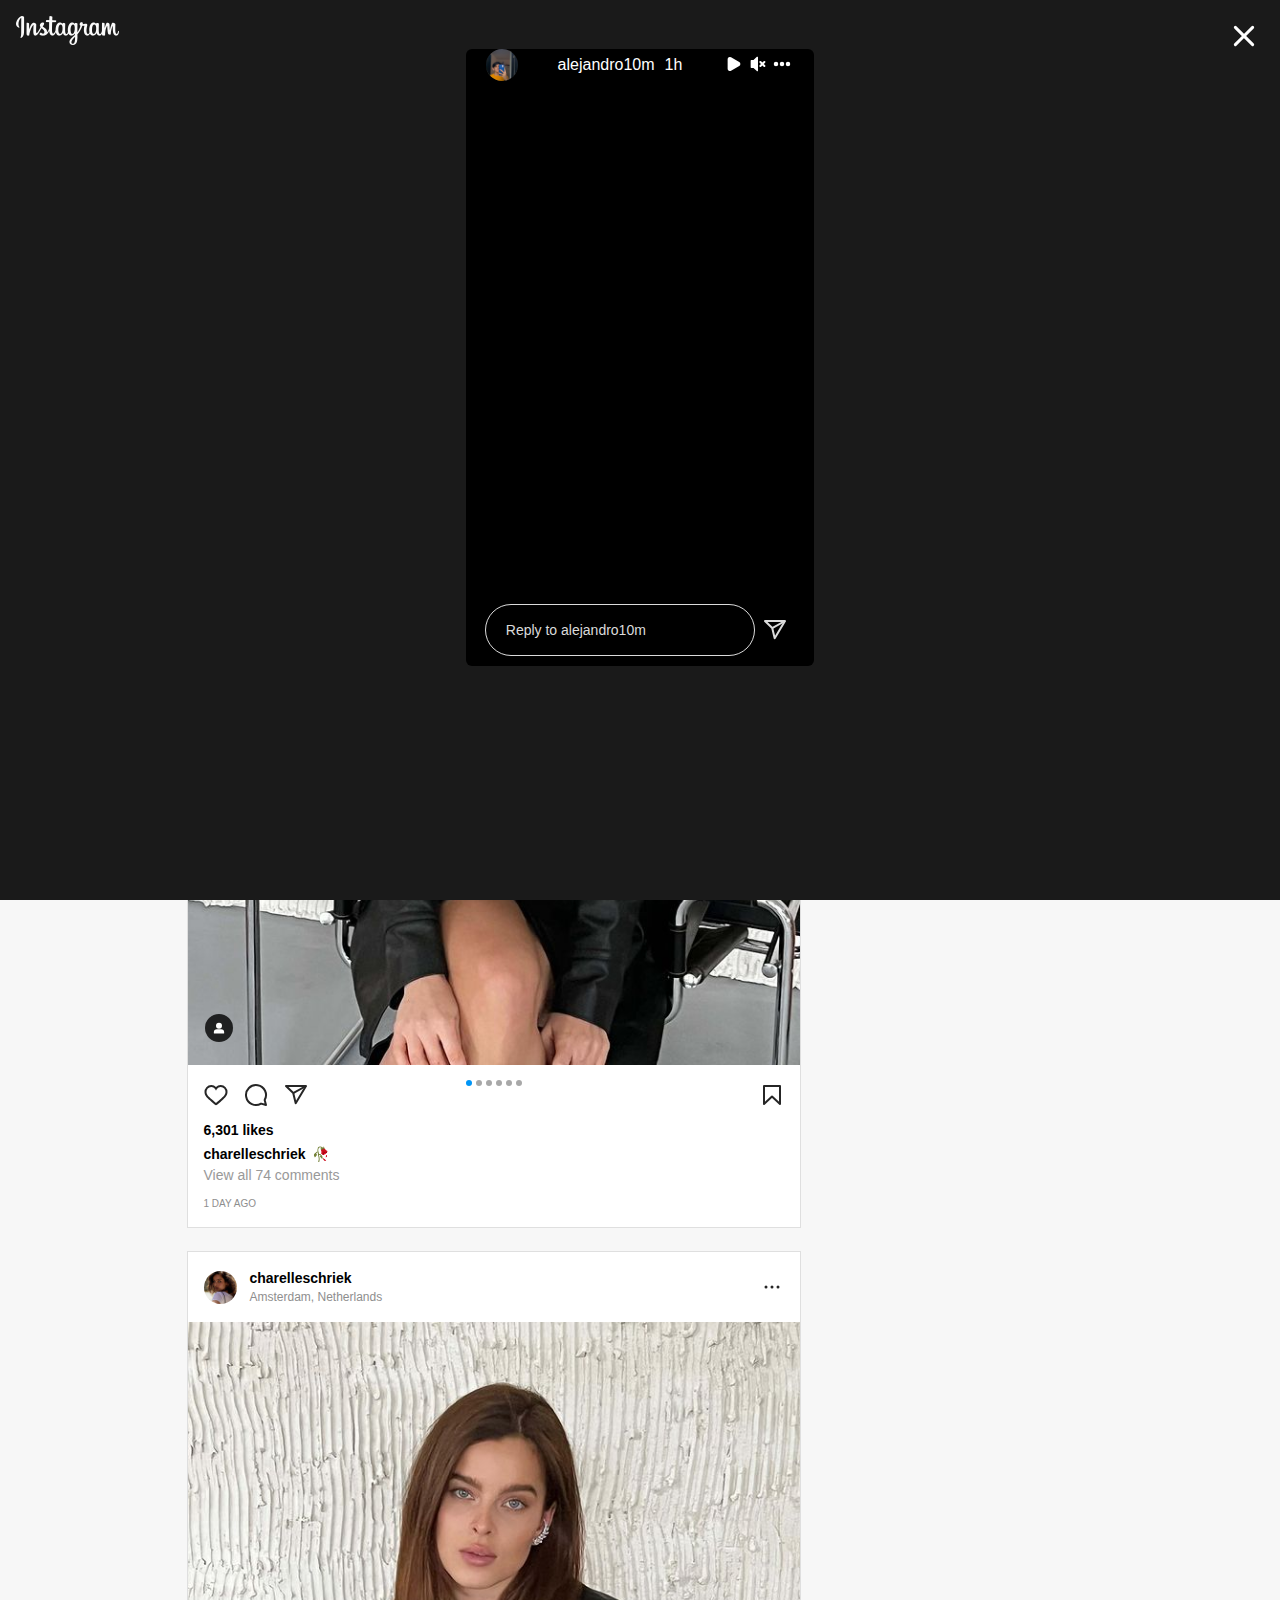
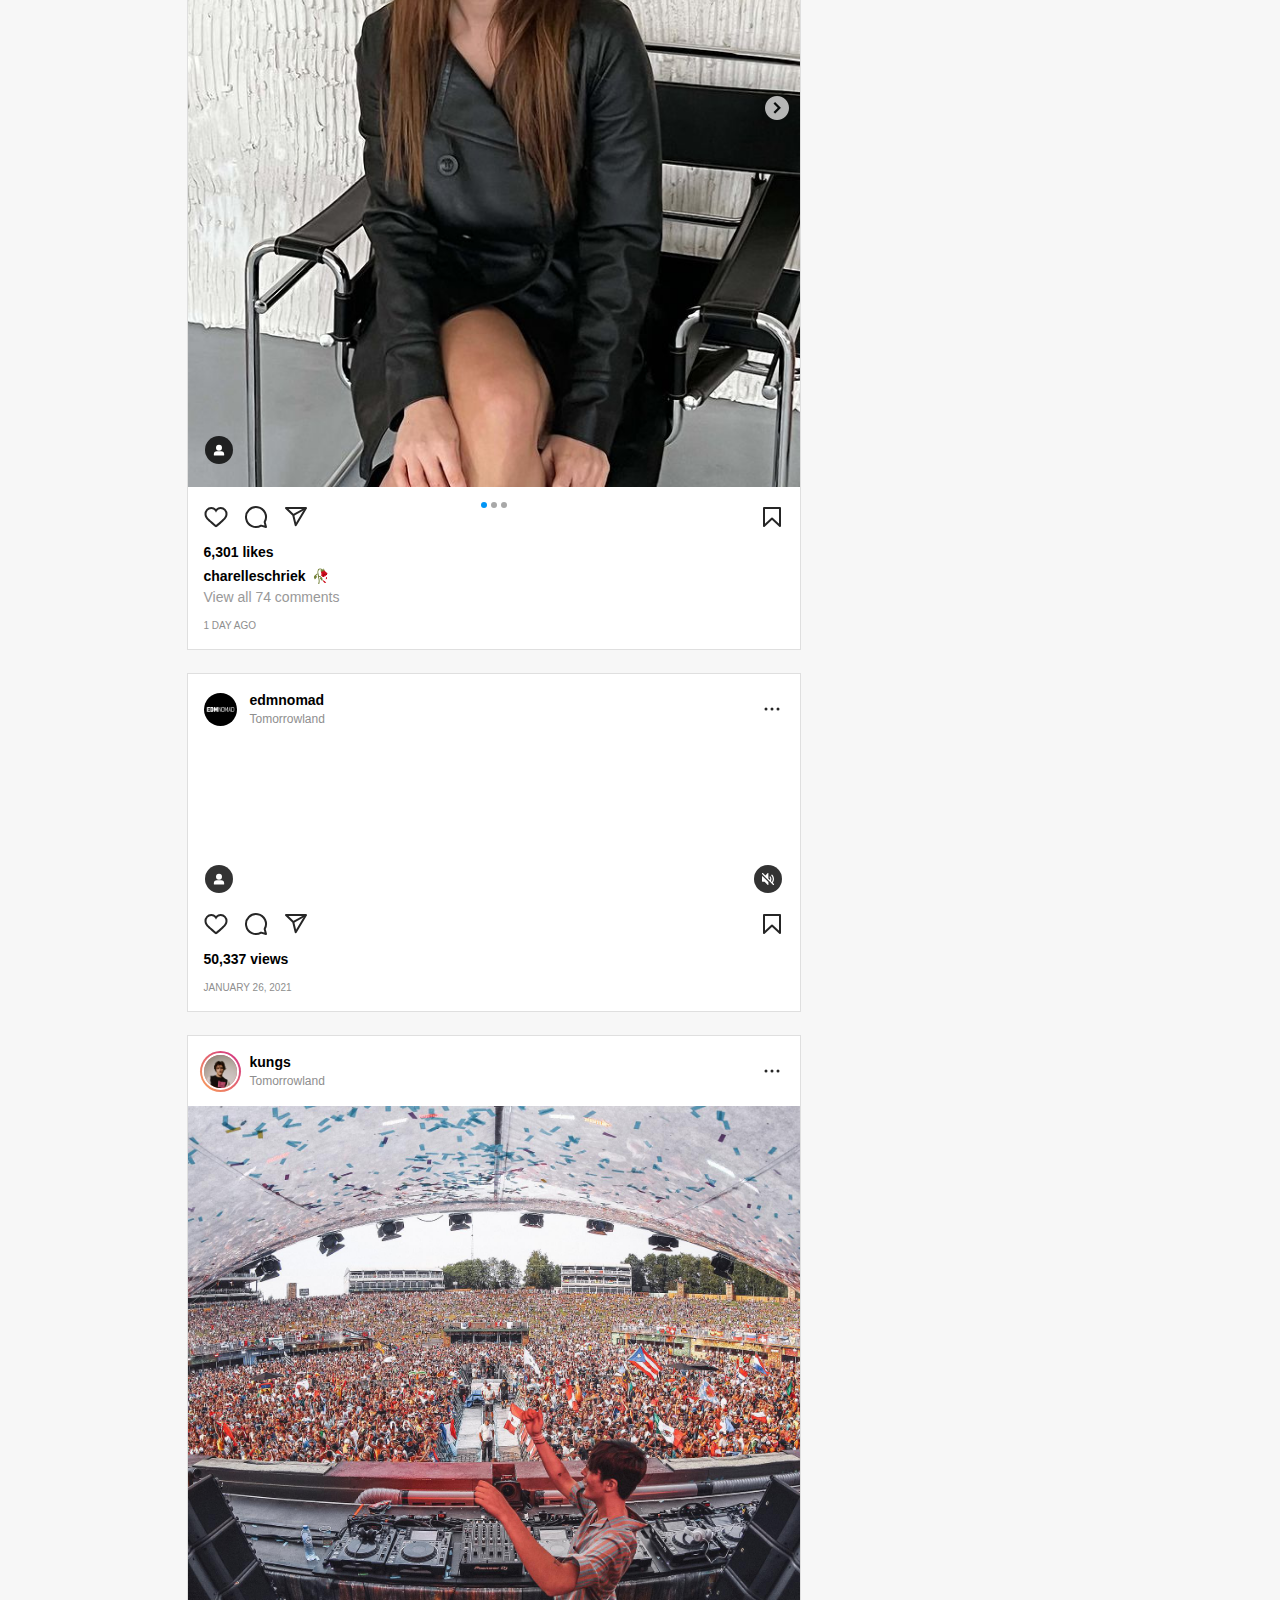
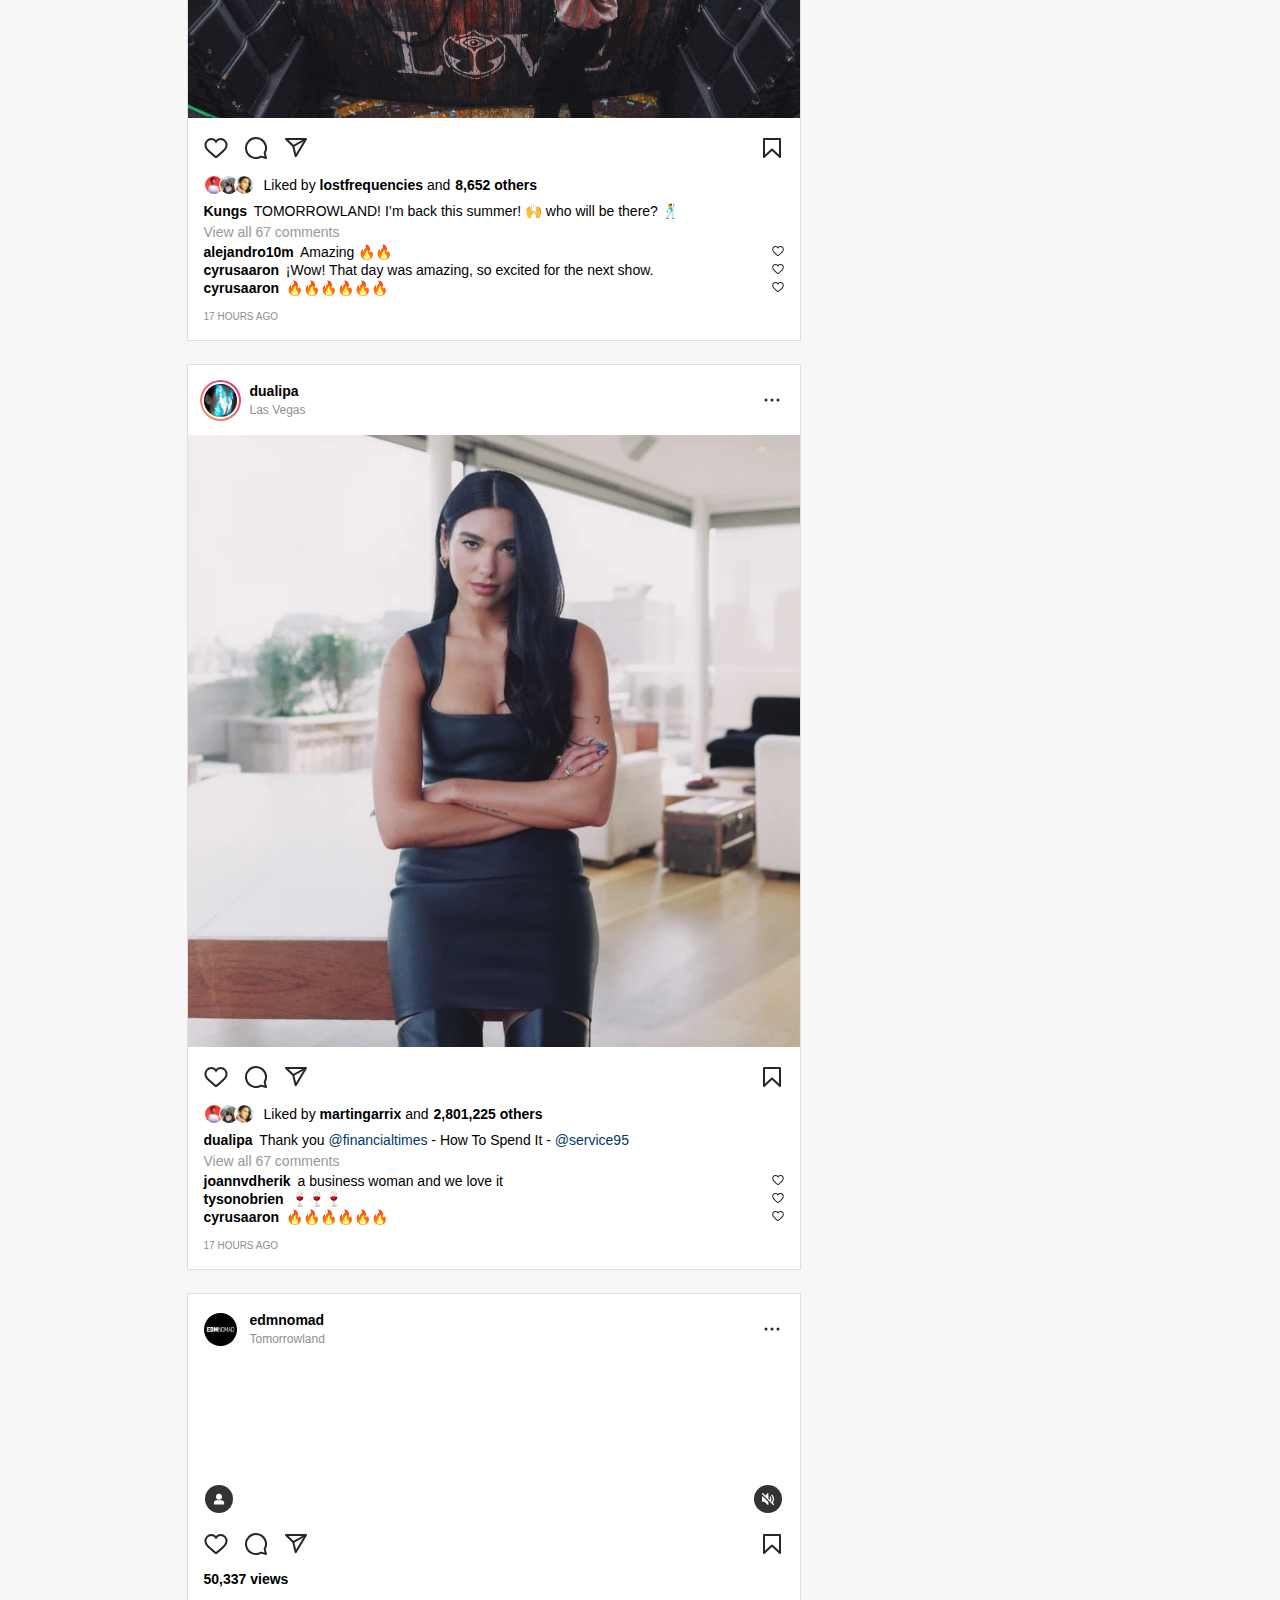
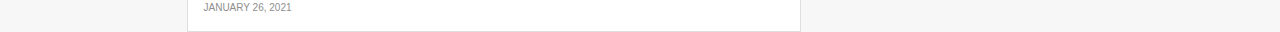
<file: index.html>
<!DOCTYPE html>
<html lang="en">
<head>
    <meta charset="UTF-8">
    <meta http-equiv="X-UA-Compatible" content="IE=edge">
    <meta name="viewport" content="width=device-width, initial-scale=1.0">
    <title>Instagram</title>

    <link rel="stylesheet" href="./src/css/main.css">
    <link rel="shortcut icon" href="./src/assets/icon/instagram-headerpage-icon.png">
</head>
<body>
    <div class="users-histories">
        <div class="users-histories__header">
            <a href="#">
                <img class="histories__header__logo" src="./src/assets/icon/Instagram-logo-white.png" alt="Instagram logo">
            </a>
            <button id="btnCloseUsersHistories" class="histories__header__button">
                <svg aria-label="Close" class="_8-yf5 " color="#ffffff" fill="#ffffff" height="24" role="img" viewBox="0 0 24 24" width="24"><polyline fill="none" points="20.643 3.357 12 12 3.353 20.647" stroke="currentColor" stroke-linecap="round" stroke-linejoin="round" stroke-width="3"></polyline><line fill="none" stroke="currentColor" stroke-linecap="round" stroke-linejoin="round" stroke-width="3" x1="20.649" x2="3.354" y1="20.649" y2="3.354"></line></svg>
            </button>
        </div>
        <div class="users-histories__container">
            <div class="user-histories">
                <div class="user-histories__header">
                    <img class="user-histories__header__profile-picture" src="./src/assets/img/alejandro10m_profile_picture.jpg" alt="alejandro10m's profile picture">
                    <p class="user-histories__header__user">
                        <span class="user-histories__header__user__name">alejandro10m</span> 
                        <time class="user-histories__header__user__time">1h</time>
                    </p>
                    <div class="user-histories__header__buttons">
                        <button class="btnPlayHistorie">
                            <svg aria-label="Play" class="_8-yf5 " color="#ffffff" fill="#ffffff" height="16" role="img" viewBox="0 0 24 24" width="16"><path d="M5.888 22.5a3.46 3.46 0 01-1.721-.46l-.003-.002a3.451 3.451 0 01-1.72-2.982V4.943a3.445 3.445 0 015.163-2.987l12.226 7.059a3.444 3.444 0 01-.001 5.967l-12.22 7.056a3.462 3.462 0 01-1.724.462z"></path></svg>
                        </button>
                        <button class="btnMuteHistorie">
                            <svg aria-label="Video has no audio." class="_8-yf5 " color="#ffffff" fill="#ffffff" height="16" role="img" viewBox="0 0 24 24" width="16"><path d="M11.403 1.083a1.001 1.001 0 00-1.082.187L5.265 6H2a1 1 0 00-1 1v10.003a1 1 0 001 1h3.265l5.01 4.682.02.021a1 1 0 001.704-.814L12.005 2a1 1 0 00-.602-.917zM20.704 12l1.94-1.94a1.5 1.5 0 00-2.122-2.12l-1.939 1.939-1.94-1.94a1.5 1.5 0 10-2.12 2.122L16.461 12l-1.94 1.94a1.5 1.5 0 102.122 2.12l1.939-1.939 1.94 1.94a1.5 1.5 0 002.12-2.122z"></path></svg>
                        </button>
                        <button class="btnOptionsHistorie">
                            <svg aria-label="Menu" class="_8-yf5 " color="#ffffff" fill="#ffffff" height="24" role="img" viewBox="0 0 24 24" width="24"><path d="M12 9.75A2.25 2.25 0 1014.25 12 2.25 2.25 0 0012 9.75zm-6 0A2.25 2.25 0 108.25 12 2.25 2.25 0 006 9.75zm12 0A2.25 2.25 0 1020.25 12 2.25 2.25 0 0018 9.75z" fill-rule="evenodd"></path></svg>
                        </button>
                    </div>
                </div>
                <div class="user-histories__main">
                    
                </div>
                <div class="user-histories__footer">
                    <form class="user-histories__footer__reply" action="">
                        <textarea class="user-histories__footer__reply__area" name="" id="" placeholder="Reply to alejandro10m"></textarea>
                    </form>
                    <svg aria-label="Direct" class="user-histories__footer__direct-message-icon" color="#dbdbdb" fill="#dbdbdb" height="24" role="img" viewBox="0 0 24 24" width="24"><line fill="none" stroke="currentColor" stroke-linejoin="round" stroke-width="2" x1="22" x2="9.218" y1="3" y2="10.083"></line><polygon fill="none" points="11.698 20.334 22 3.001 2 3.001 9.218 10.084 11.698 20.334" stroke="currentColor" stroke-linejoin="round" stroke-width="2"></polygon></svg>
                </div>
            </div>
        </div>
    </div>
    <div class="menu-user no-display no-select">
        <div class="menu-user__tooltip">
            <div class="menu-user__tooltip-arrow"></div>
            <div class="menu-user__tooltip-box"></div>
        </div>
        <div class="menu-user__content">
            <nav class="menu-user__content__nav">
                <ul class="menu-user__content__nav__ul">
                    <li class="menu-user__content__nav__ul__item">
                        <a href="/src/pages/user-profile.html" class="menu-user__content__nav__ul__item__anchor">
                            <svg aria-label="Profile" class="_8-yf5 " color="#262626" fill="#262626" height="16" role="img" viewBox="0 0 24 24" width="16"><circle cx="12.004" cy="12.004" fill="none" r="10.5" stroke="currentColor" stroke-linecap="round" stroke-miterlimit="10" stroke-width="2"></circle><path d="M18.793 20.014a6.08 6.08 0 00-1.778-2.447 3.991 3.991 0 00-2.386-.791H9.38a3.994 3.994 0 00-2.386.791 6.09 6.09 0 00-1.779 2.447" fill="none" stroke="currentColor" stroke-linecap="round" stroke-miterlimit="10" stroke-width="2"></path><circle cx="12.006" cy="9.718" fill="none" r="4.109" stroke="currentColor" stroke-linecap="round" stroke-miterlimit="10" stroke-width="2"></circle></svg>
                            <p class="menu-user__content__nav__ul__item__title">Profile</p>
                        </a>
                    </li>
                    <li class="menu-user__content__nav__ul__item">
                        <svg aria-label="Saved" class="_8-yf5 " color="#262626" fill="#262626" height="16" role="img" viewBox="0 0 24 24" width="16"><polygon fill="none" points="20 21 12 13.44 4 21 4 3 20 3 20 21" stroke="currentColor" stroke-linecap="round" stroke-linejoin="round" stroke-width="2"></polygon></svg>
                        <p class="menu-user__content__nav__ul__item__title">Saved</p>
                    </li>
                    <li class="menu-user__content__nav__ul__item">
                        <svg aria-label="Settings" class="_8-yf5 " color="#262626" fill="#262626" height="16" role="img" viewBox="0 0 24 24" width="16"><circle cx="12" cy="12" fill="none" r="8.635" stroke="currentColor" stroke-linecap="round" stroke-linejoin="round" stroke-width="2"></circle><path d="M14.232 3.656a1.269 1.269 0 01-.796-.66L12.93 2h-1.86l-.505.996a1.269 1.269 0 01-.796.66m-.001 16.688a1.269 1.269 0 01.796.66l.505.996h1.862l.505-.996a1.269 1.269 0 01.796-.66M3.656 9.768a1.269 1.269 0 01-.66.796L2 11.07v1.862l.996.505a1.269 1.269 0 01.66.796m16.688-.001a1.269 1.269 0 01.66-.796L22 12.93v-1.86l-.996-.505a1.269 1.269 0 01-.66-.796M7.678 4.522a1.269 1.269 0 01-1.03.096l-1.06-.348L4.27 5.587l.348 1.062a1.269 1.269 0 01-.096 1.03m11.8 11.799a1.269 1.269 0 011.03-.096l1.06.348 1.318-1.317-.348-1.062a1.269 1.269 0 01.096-1.03m-14.956.001a1.269 1.269 0 01.096 1.03l-.348 1.06 1.317 1.318 1.062-.348a1.269 1.269 0 011.03.096m11.799-11.8a1.269 1.269 0 01-.096-1.03l.348-1.06-1.317-1.318-1.062.348a1.269 1.269 0 01-1.03-.096" fill="none" stroke="currentColor" stroke-linejoin="round" stroke-width="2"></path></svg>
                        <p class="menu-user__content__nav__ul__item__title">Settings</p>
                    </li>
                    <li class="menu-user__content__nav__ul__item">
                        <svg aria-label="Switch Accounts" class="_8-yf5 " color="#262626" fill="#262626" height="16" role="img" viewBox="0 0 24 24" width="16"><path d="M8 8.363a1 1 0 00-1-1H4.31a8.977 8.977 0 0114.054-1.727 1 1 0 101.414-1.414A11.003 11.003 0 003 5.672V3.363a1 1 0 10-2 0v5a1 1 0 001 1h5a1 1 0 001-1zm14 6.274h-5a1 1 0 000 2h2.69a8.977 8.977 0 01-14.054 1.727 1 1 0 00-1.414 1.414A11.004 11.004 0 0021 18.33v2.307a1 1 0 002 0v-5a1 1 0 00-1-1z"></path></svg>
                        <p class="menu-user__content__nav__ul__item__title">Switch Accounts</p>
                    </li>
                </ul>
            </nav>
            <button id="btnLogOut" class="menu-user__content__button">Log Out</button>
        </div>
        <div class="menu-user__background"></div>
    </div>
    <div class="activity-feed no-display no-select">
        <div class="activity-feed__tool">
            <div class="activity-feed__tooltip-arrow"></div>
            <div class="activity-feed__tooltip-box"></div>
        </div>
        <div class="activity-feed__content">
            <div class="activity-feed__tooltip">
                <h2 class="activity-feed__tooltip__title">This Month</h2>
                <div class="activity-feed__tooltip__data">
                    <img class="activity-feed__tooltip__data__img" src="./src/assets/img/astrid_profile_picture.jpg" alt="astrid._h_'s profile picture">
                    <p class="activity-feed__tooltip__data__info">
                        <span class="activity-feed__tooltip__data__user">astrid._h_'s</span> 
                        <span class="activity-feed__tooltip__data__action">started following you</span>. 
                        <span class="activity-feed__tooltip__data__time">2d</span>
                    </p>
                    <button class="activity-feed__tooltip__data__content activity-feed__tooltip__data__follow-button activity-feed__tooltip__data__button">Follow</button>
                </div>
                <div class="activity-feed__tooltip__data">
                    <img class="activity-feed__tooltip__data__img" src="./src/assets/img/camimendes_profile_picture.jpg" alt="camimendes's profile picture">
                    <p class="activity-feed__tooltip__data__info">
                        <span class="activity-feed__tooltip__data__user">camimendes</span> 
                        <span class="activity-feed__tooltip__data__action">started following you</span>. 
                        <span class="activity-feed__tooltip__data__time">6d</span>
                    </p>
                    <button class="activity-feed__tooltip__data__content activity-feed__tooltip__data__following-button activity-feed__tooltip__data__button">Following</button>
                </div>
                <div class="activity-feed__tooltip__data">
                    <img class="activity-feed__tooltip__data__img" src="./src/assets/img/cyrusaaron_profile_picture.jpg" alt="astrid._h_'s profile picture">
                    <p class="activity-feed__tooltip__data__info">
                        <span class="activity-feed__tooltip__data__user">cyrusaaron</span> 
                        <span class="activity-feed__tooltip__data__action"> mentioned you in a comment: <span class="activity-feed__tooltip__data__action__tag">@alejandro10m</span></span> 
                        <span class="activity-feed__tooltip__data__time">2w</span>
                    </p>
                    <img class="activity-feed__tooltip__data__content activity-feed__tooltip__data__picture" src="./src/assets/img/alejandro10m_posts_1.jpg" alt="Alejandro post">
                </div>
                <div class="activity-feed__tooltip__data">
                    <img class="activity-feed__tooltip__data__img" src="./src/assets/img/dua_lipa_profile_picture.jpg" alt="dualipa's profile picture">
                    <p class="activity-feed__tooltip__data__info">
                        <span class="activity-feed__tooltip__data__user">dualipa</span> 
                        <span class="activity-feed__tooltip__data__action">started following you</span>. 
                        <span class="activity-feed__tooltip__data__time">3w</span>
                    </p>
                    <button class="activity-feed__tooltip__data__content activity-feed__tooltip__data__following-button activity-feed__tooltip__data__button">Following</button>
                </div>
                <div class="activity-feed__tooltip__data">
                    <img class="activity-feed__tooltip__data__img" src="./src/assets/img/cyrusaaron_profile_picture.jpg" alt="astrid._h_'s profile picture">
                    <p class="activity-feed__tooltip__data__info">
                        <span class="activity-feed__tooltip__data__user">cyrusaaron</span> 
                        <span class="activity-feed__tooltip__data__action"> mentioned you in a comment: <span class="activity-feed__tooltip__data__action__tag">@alejandro10m</span></span> 
                        <span class="activity-feed__tooltip__data__time">2w</span>
                    </p>
                    <img class="activity-feed__tooltip__data__content activity-feed__tooltip__data__picture" src="./src/assets/img/alejandro10m_posts_2.jpg" alt="Alejandro post">
                </div>
                <div class="activity-feed__tooltip__data">
                    <img class="activity-feed__tooltip__data__img" src="./src/assets/img/camimendes_profile_picture.jpg" alt="camimendes's profile picture">
                    <p class="activity-feed__tooltip__data__info">
                        <span class="activity-feed__tooltip__data__user">camimendes</span> 
                        <span class="activity-feed__tooltip__data__action"> mentioned you in a comment: <span class="activity-feed__tooltip__data__action__tag">@alejandro10m</span></span> 
                        <span class="activity-feed__tooltip__data__time">2w</span>
                    </p>
                    <img class="activity-feed__tooltip__data__content activity-feed__tooltip__data__picture" src="./src/assets/img/alejandro10m_posts_1.jpg" alt="Alejandro post">
                </div>
            </div>
        </div>
        <div class="activity-feed__background"></div>
    </div>
    <div class="create-post no-display no-select">
        <button id="btnCloseCreatePost">
            <svg class="create-post__closeIcon" aria-label="Close" color="#ffffff" fill="#ffffff" height="24" role="img" viewBox="0 0 24 24" width="24"><polyline fill="none" points="20.643 3.357 12 12 3.353 20.647" stroke="currentColor" stroke-linecap="round" stroke-linejoin="round" stroke-width="3"></polyline><line fill="none" stroke="currentColor" stroke-linecap="round" stroke-linejoin="round" stroke-width="3" x1="20.649" x2="3.354" y1="20.649" y2="3.354"></line></svg>
        </button>
        <div class="create-post__content">
            <h2 class="create-post__content__title">Create new post</h2>
            <div class="create-post__content__dragphoto">
                <svg class="create-post__content__dragphoto__icon" aria-label="Icon to represent media such as images or videos" color="#262626" fill="#262626" height="77" role="img" viewBox="0 0 97.6 77.3" width="96"><path d="M16.3 24h.3c2.8-.2 4.9-2.6 4.8-5.4-.2-2.8-2.6-4.9-5.4-4.8s-4.9 2.6-4.8 5.4c.1 2.7 2.4 4.8 5.1 4.8zm-2.4-7.2c.5-.6 1.3-1 2.1-1h.2c1.7 0 3.1 1.4 3.1 3.1 0 1.7-1.4 3.1-3.1 3.1-1.7 0-3.1-1.4-3.1-3.1 0-.8.3-1.5.8-2.1z" fill="currentColor"></path><path d="M84.7 18.4L58 16.9l-.2-3c-.3-5.7-5.2-10.1-11-9.8L12.9 6c-5.7.3-10.1 5.3-9.8 11L5 51v.8c.7 5.2 5.1 9.1 10.3 9.1h.6l21.7-1.2v.6c-.3 5.7 4 10.7 9.8 11l34 2h.6c5.5 0 10.1-4.3 10.4-9.8l2-34c.4-5.8-4-10.7-9.7-11.1zM7.2 10.8C8.7 9.1 10.8 8.1 13 8l34-1.9c4.6-.3 8.6 3.3 8.9 7.9l.2 2.8-5.3-.3c-5.7-.3-10.7 4-11 9.8l-.6 9.5-9.5 10.7c-.2.3-.6.4-1 .5-.4 0-.7-.1-1-.4l-7.8-7c-1.4-1.3-3.5-1.1-4.8.3L7 49 5.2 17c-.2-2.3.6-4.5 2-6.2zm8.7 48c-4.3.2-8.1-2.8-8.8-7.1l9.4-10.5c.2-.3.6-.4 1-.5.4 0 .7.1 1 .4l7.8 7c.7.6 1.6.9 2.5.9.9 0 1.7-.5 2.3-1.1l7.8-8.8-1.1 18.6-21.9 1.1zm76.5-29.5l-2 34c-.3 4.6-4.3 8.2-8.9 7.9l-34-2c-4.6-.3-8.2-4.3-7.9-8.9l2-34c.3-4.4 3.9-7.9 8.4-7.9h.5l34 2c4.7.3 8.2 4.3 7.9 8.9z" fill="currentColor"></path><path d="M78.2 41.6L61.3 30.5c-2.1-1.4-4.9-.8-6.2 1.3-.4.7-.7 1.4-.7 2.2l-1.2 20.1c-.1 2.5 1.7 4.6 4.2 4.8h.3c.7 0 1.4-.2 2-.5l18-9c2.2-1.1 3.1-3.8 2-6-.4-.7-.9-1.3-1.5-1.8zm-1.4 6l-18 9c-.4.2-.8.3-1.3.3-.4 0-.9-.2-1.2-.4-.7-.5-1.2-1.3-1.1-2.2l1.2-20.1c.1-.9.6-1.7 1.4-2.1.8-.4 1.7-.3 2.5.1L77 43.3c1.2.8 1.5 2.3.7 3.4-.2.4-.5.7-.9.9z" fill="currentColor"></path></svg>
                <h3 class="create-post__content__dragphoto__title">Drag photos and videos here</h3>
                <button id="btnSelectFile">Select from computer</button>
            </div>
        </div>
        <div class="create-post__background"></div>
    </div>
    <header>
        <nav class="nav"> 
            <ul class="nav__right">
                <li class="nav__right__item">
                    <a href="#" class="nav__right__item__anchor">
                        <img src="./src/assets/icon/Instagram-logo.png" alt="Logo Instagram">
                    </a>
                </li>
            </ul>
            <ul class="nav__center no-display">
                <form action="" class="nav__center__search">
                    <svg class="searchIcon" aria-label="Search" height="16" role="img" viewBox="0 0 24 24" width="16"><path d="M19 10.5A8.5 8.5 0 1110.5 2a8.5 8.5 0 018.5 8.5z" fill="none" stroke="currentColor" stroke-linecap="round" stroke-linejoin="round" stroke-width="2"></path><line fill="none" stroke="currentColor" stroke-linecap="round" stroke-linejoin="round" stroke-width="2" x1="16.511" x2="22" y1="16.511" y2="22"></line></svg>
                    <input id="txtSearch" type="text" placeholder="Search">
                    <span id="btnEraseSearch" class="eraseSearchIcon no-display"></span>
                </form>
            </ul>
            <ul class="nav__left">
                <li class="nav__left__item no-select">
                    <a id="btnHome" href="#" class="nav__left__item__home nav__option-selected">
                        <svg id="iconBtnHomeSelected" aria-label="Home" color="#262626" fill="#262626" height="24" role="img" viewBox="0 0 24 24" width="24"><path d="M22 23h-6.001a1 1 0 01-1-1v-5.455a2.997 2.997 0 10-5.993 0V22a1 1 0 01-1 1H2a1 1 0 01-1-1V11.543a1.002 1.002 0 01.31-.724l10-9.543a1.001 1.001 0 011.38 0l10 9.543a1.002 1.002 0 01.31.724V22a1 1 0 01-1 1z"></path></svg>
                        <svg id="iconBtnHomeDeselected" class="no-display" aria-label="Home" color="#262626" fill="#262626" height="24" role="img" viewBox="0 0 24 24" width="24"><path d="M9.005 16.545a2.997 2.997 0 012.997-2.997h0A2.997 2.997 0 0115 16.545V22h7V11.543L12 2 2 11.543V22h7.005z" fill="none" stroke="currentColor" stroke-linejoin="round" stroke-width="2"></path></svg>
                    </a>
                </li>
                <li class="nav__left__item no-select">
                    <a id="btnMessenger" href="#" class="nav__left__item__messenger">
                        <svg id="iconBtnMessengerDeselected" aria-label="Messenger" class="nav__left__item__messenger__icon" color="#262626" fill="#262626" height="24" role="img" viewBox="0 0 24 24" width="24"><path d="M12.003 2.001a9.705 9.705 0 110 19.4 10.876 10.876 0 01-2.895-.384.798.798 0 00-.533.04l-1.984.876a.801.801 0 01-1.123-.708l-.054-1.78a.806.806 0 00-.27-.569 9.49 9.49 0 01-3.14-7.175 9.65 9.65 0 0110-9.7z" fill="none" stroke="currentColor" stroke-miterlimit="10" stroke-width="1.739"></path><path d="M17.79 10.132a.659.659 0 00-.962-.873l-2.556 2.05a.63.63 0 01-.758.002L11.06 9.47a1.576 1.576 0 00-2.277.42l-2.567 3.98a.659.659 0 00.961.875l2.556-2.049a.63.63 0 01.759-.002l2.452 1.84a1.576 1.576 0 002.278-.42z" fill-rule="evenodd"></path></svg>
                        <svg id="iconBtnMessengerSelected" aria-label="Messenger" class="no-display " color="#262626" fill="#262626" height="24" role="img" viewBox="0 0 24 24" width="24"><path d="M12.003 1.131a10.487 10.487 0 00-10.87 10.57 10.194 10.194 0 003.412 7.771l.054 1.78a1.67 1.67 0 002.342 1.476l1.935-.872a11.767 11.767 0 003.127.416 10.488 10.488 0 0010.87-10.57 10.487 10.487 0 00-10.87-10.57zm5.786 9.001l-2.566 3.983a1.577 1.577 0 01-2.278.42l-2.452-1.84a.63.63 0 00-.759.002l-2.556 2.049a.659.659 0 01-.96-.874L8.783 9.89a1.576 1.576 0 012.277-.42l2.453 1.84a.63.63 0 00.758-.003l2.556-2.05a.659.659 0 01.961.874z"></path></svg>
                        <div class="nav__left__item__messenger__number">
                            <span class="nav__left__item__messenger__number--messages">9</span>
                        </div>
                    </a>
                </li>
                <li class="nav__left__item no-select">
                    <div id="btnNewPost">
                        <svg aria-label="New Post" color="#262626" fill="#262626" height="24" role="img" viewBox="0 0 24 24" width="24"><path d="M2 12v3.45c0 2.849.698 4.005 1.606 4.944.94.909 2.098 1.608 4.946 1.608h6.896c2.848 0 4.006-.7 4.946-1.608C21.302 19.455 22 18.3 22 15.45V8.552c0-2.849-.698-4.006-1.606-4.945C19.454 2.7 18.296 2 15.448 2H8.552c-2.848 0-4.006.699-4.946 1.607C2.698 4.547 2 5.703 2 8.552z" fill="none" stroke="currentColor" stroke-linecap="round" stroke-linejoin="round" stroke-width="2"></path><line fill="none" stroke="currentColor" stroke-linecap="round" stroke-linejoin="round" stroke-width="2" x1="6.545" x2="17.455" y1="12.001" y2="12.001"></line><line fill="none" stroke="currentColor" stroke-linecap="round" stroke-linejoin="round" stroke-width="2" x1="12.003" x2="12.003" y1="6.545" y2="17.455"></line></svg>
                    </div>
                </li>
                <li class="nav__left__item no-select">
                    <a id="btnFindPeople" href="#">
                        <svg id="iconBtnFindPeopleDeselected" aria-label="Find People" color="#262626" fill="#262626" height="24" role="img" viewBox="0 0 24 24" width="24"><polygon fill="none" points="13.941 13.953 7.581 16.424 10.06 10.056 16.42 7.585 13.941 13.953" stroke="currentColor" stroke-linecap="round" stroke-linejoin="round" stroke-width="2"></polygon><polygon fill-rule="evenodd" points="10.06 10.056 13.949 13.945 7.581 16.424 10.06 10.056"></polygon><circle cx="12.001" cy="12.005" fill="none" r="10.5" stroke="currentColor" stroke-linecap="round" stroke-linejoin="round" stroke-width="2"></circle></svg>
                        <svg id="iconBtnFindPeopleSelected" aria-label="Find People" class="no-display " color="#262626" fill="#262626" height="24" role="img" viewBox="0 0 24 24" width="24"><path d="M13.173 13.164l1.491-3.829-3.83 1.49zM12.001.5a11.5 11.5 0 1011.5 11.5A11.513 11.513 0 0012.001.5zm5.35 7.443l-2.478 6.369a1 1 0 01-.57.569l-6.36 2.47a1 1 0 01-1.294-1.294l2.48-6.369a1 1 0 01.57-.569l6.359-2.47a1 1 0 011.294 1.294z"></path></svg>
                    </a>
                </li>
                <li class="nav__left__item no-select">
                    <div id="btnActivityFeed">
                        <svg id="iconBtnActivityFeedDeselected" aria-label="Activity Feed" color="#262626" fill="#262626" height="24" role="img" viewBox="0 0 24 24" width="24"><path d="M16.792 3.904A4.989 4.989 0 0121.5 9.122c0 3.072-2.652 4.959-5.197 7.222-2.512 2.243-3.865 3.469-4.303 3.752-.477-.309-2.143-1.823-4.303-3.752C5.141 14.072 2.5 12.167 2.5 9.122a4.989 4.989 0 014.708-5.218 4.21 4.21 0 013.675 1.941c.84 1.175.98 1.763 1.12 1.763s.278-.588 1.11-1.766a4.17 4.17 0 013.679-1.938m0-2a6.04 6.04 0 00-4.797 2.127 6.052 6.052 0 00-4.787-2.127A6.985 6.985 0 00.5 9.122c0 3.61 2.55 5.827 5.015 7.97.283.246.569.494.853.747l1.027.918a44.998 44.998 0 003.518 3.018 2 2 0 002.174 0 45.263 45.263 0 003.626-3.115l.922-.824c.293-.26.59-.519.885-.774 2.334-2.025 4.98-4.32 4.98-7.94a6.985 6.985 0 00-6.708-7.218z"></path></svg>
                        <svg id="iconBtnActivityFeedSelected" aria-label="Activity Feed" class="no-display" color="#262626" fill="#262626" height="24" role="img" viewBox="0 0 48 48" width="24"><path d="M34.6 3.1c-4.5 0-7.9 1.8-10.6 5.6-2.7-3.7-6.1-5.5-10.6-5.5C6 3.1 0 9.6 0 17.6c0 7.3 5.4 12 10.6 16.5.6.5 1.3 1.1 1.9 1.7l2.3 2c4.4 3.9 6.6 5.9 7.6 6.5.5.3 1.1.5 1.6.5s1.1-.2 1.6-.5c1-.6 2.8-2.2 7.8-6.8l2-1.8c.7-.6 1.3-1.2 2-1.7C42.7 29.6 48 25 48 17.6c0-8-6-14.5-13.4-14.5z"></path></svg>
                    </div>
                </li>
                <li class="nav__left__item no-select">
                    <div id="btnUserMenu" class="img__histories__no-outline">
                        <span class="img__user-avatar-picture">
                            <img class="user-avatar-picture-profile" src="./src/assets/img/alejandro10m_profile_picture.jpg" alt="alejandro10m's profile picture">
                        </span>
                    </div>
                </li>
            </ul>
        </nav>
    </header>
    <main>
        <section class="histories__container">
            <button id="btnPreviusHistories"  class="histories__arrow">
                <span class="histories__arrowIcon__previus histories__arrowIcon"></span>
            </button>
            <ul class="histories">
                <li class="historie no-select">
                    <div class="historie__outline">
                        <img class="historie__user-profile-picture" src="./src/assets/img/dua_lipa_profile_picture.jpg" alt="dualipa's profile picture">
                    </div>
                    <span class="historie__user-profile-name">dualipa</span>
                </li>
                <li class="historie no-select">
                    <div class="historie__outline">
                        <img class="historie__user-profile-picture" src="./src/assets/img/lostfrequencies_profile_picture.jpg" alt="lostfrequencies's profile picture">
                    </div>
                    <span class="historie__user-profile-name">lostfrequencies</span>
                </li>
                <li class="historie no-select">
                    <div class="historie__outline">
                        <img class="historie__user-profile-picture" src="./src/assets/img/bellathorne_profile_picture.jpg" alt="bellathorne's profile picture">
                    </div>
                    <span class="historie__user-profile-name">bellathorne</span>
                </li>
                <li class="historie no-select">
                    <div class="historie__outline">
                        <img class="historie__user-profile-picture" src="./src/assets/img/ester_exposito_profile_picture.jpg" alt="ester_exposito's profile picture">
                    </div>
                    <span class="historie__user-profile-name">ester_exposito</span>
                </li>
                <li class="historie no-select">
                    <div class="historie__outline">
                        <img class="historie__user-profile-picture" src="./src/assets/img/kungs_profile_picture.jpg" alt="kungs's profile picture">
                    </div>
                    <span class="historie__user-profile-name">kungs</span>
                </li>
                <li class="historie no-select">
                    <div class="historie__outline">
                        <img class="historie__user-profile-picture" src="./src/assets/img/jadepicon_profile_picture.jpg" alt="jadepicon's profile picture">
                    </div>
                    <span class="historie__user-profile-name">jadepicon</span>
                </li>
                <li class="historie no-select">
                    <div class="historie__outline">
                        <img class="historie__user-profile-picture" src="./src/assets/img/martingarrix_profile_picture.jpg" alt="martingarrix's profile picture">
                    </div>
                    <span class="historie__user-profile-name">martingarrix</span>
                </li>
                <li class="historie no-select">
                    <div class="historie__outline">
                        <img class="historie__user-profile-picture" src="./src/assets/img/cristiano_profile_picture.jpg" alt="cristiano's profile picture">
                    </div>
                    <span class="historie__user-profile-name">cristiano</span>
                </li>
                <li class="historie no-select">
                    <div class="historie__outline">
                        <img class="historie__user-profile-picture" src="./src/assets/img/championsleague_profile_picture.jpg" alt="championsleague's profile picture">
                    </div>
                    <span class="historie__user-profile-name">championsleague</span>
                </li>
                <li class="historie no-select">
                    <div class="historie__outline">
                        <img class="historie__user-profile-picture" src="./src/assets/img/joeyking_profile_picture.jpg" alt="joeyking's profile picture">
                    </div>
                    <span class="historie__user-profile-name">joeyking</span>
                </li>
                <li class="historie no-select">
                    <div class="historie__outline">
                        <img class="historie__user-profile-picture" src="./src/assets/img/instagram_profile_picture.jpg" alt="instagram's profile picture">
                    </div>
                    <span class="historie__user-profile-name">instagram</span>
                </li>
                <li class="historie no-select">
                    <div class="historie__outline">
                        <img class="historie__user-profile-picture" src="./src/assets/img/joeyking_profile_picture.jpg" alt="joeyking's profile picture">
                    </div>
                    <span class="historie__user-profile-name">joeyking</span>
                </li>
                <li class="historie no-select">
                    <div class="historie__outline">
                        <img class="historie__user-profile-picture" src="./src/assets/img/joeyking_profile_picture.jpg" alt="joeyking's profile picture">
                    </div>
                    <span class="historie__user-profile-name">joeyking</span>
                </li>
                <li class="historie no-select">
                    <div class="historie__outline">
                        <img class="historie__user-profile-picture" src="./src/assets/img/joeyking_profile_picture.jpg" alt="joeyking's profile picture">
                    </div>
                    <span class="historie__user-profile-name">joeyking</span>
                </li>
                <li class="historie no-select">
                    <div class="historie__outline">
                        <img class="historie__user-profile-picture" src="./src/assets/img/jadepicon_profile_picture.jpg" alt="jadepicon's profile picture">
                    </div>
                    <span class="historie__user-profile-name">jadepicon</span>
                </li>
                <li class="historie no-select">
                    <div class="historie__outline">
                        <img class="historie__user-profile-picture" src="./src/assets/img/jadepicon_profile_picture.jpg" alt="jadepicon's profile picture">
                    </div>
                    <span class="historie__user-profile-name">jadepicon</span>
                </li>
                <li class="historie no-select">
                    <div class="historie__outline">
                        <img class="historie__user-profile-picture" src="./src/assets/img/joeyking_profile_picture.jpg" alt="joeyking's profile picture">
                    </div>
                    <span class="historie__user-profile-name">joeyking</span>
                </li>
                <li class="historie no-select">
                    <div class="historie__outline">
                        <img class="historie__user-profile-picture" src="./src/assets/img/joeyking_profile_picture.jpg" alt="joeyking's profile picture">
                    </div>
                    <span class="historie__user-profile-name">joeyking</span>
                </li>
                <li class="historie no-select">
                    <div class="historie__outline">
                        <img class="historie__user-profile-picture" src="./src/assets/img/joeyking_profile_picture.jpg" alt="joeyking's profile picture">
                    </div>
                    <span class="historie__user-profile-name">joeyking</span>
                </li>
                <li class="historie no-select">
                    <div class="historie__outline">
                        <img class="historie__user-profile-picture" src="./src/assets/img/joeyking_profile_picture.jpg" alt="joeyking's profile picture">
                    </div>
                    <span class="historie__user-profile-name">joeyking</span>
                </li>
                <li class="historie no-select">
                    <div class="historie__outline">
                        <img class="historie__user-profile-picture" src="./src/assets/img/joeyking_profile_picture.jpg" alt="joeyking's profile picture">
                    </div>
                    <span class="historie__user-profile-name">joeyking</span>
                </li>
                <li class="historie no-select">
                    <div class="historie__outline">
                        <img class="historie__user-profile-picture" src="./src/assets/img/joeyking_profile_picture.jpg" alt="joeyking's profile picture">
                    </div>
                    <span class="historie__user-profile-name">joeyking</span>
                </li>
                <li class="historie no-select">
                    <div class="historie__outline">
                        <img class="historie__user-profile-picture" src="./src/assets/img/bellathorne_profile_picture.jpg" alt="bellathorne's profile picture">
                    </div>
                    <span class="historie__user-profile-name">bellathorne</span>
                </li>
                <li class="historie no-select">
                    <div class="historie__outline">
                        <img class="historie__user-profile-picture" src="./src/assets/img/bellathorne_profile_picture.jpg" alt="bellathorne's profile picture">
                    </div>
                    <span class="historie__user-profile-name">bellathorne</span>
                </li>
                
            </ul>
            <button id="btnNextHistories" class="histories__arrow">
                <span class="histories__arrowIcon__next histories__arrowIcon"></span>
            </button>
        </section>
        <section class="posts__container">
            <div class="post">
                <div class="post__header">
                    <div class="post__header__postInformation ">
                        <div class="post__header__postInformation__img post__header__postInformation__historie__no-outline">
                            <img class="post__header__postInformation__user-profile-picture" src="./src/assets/img/charelleschriek_profile_picture.jpg" alt="charelleschriek's profile picture">
                        </div>
                        <div class="post__header__postInformation__user">
                            <span class="post__header__postInformation__user__name">charelleschriek</span>
                            <span class="post__header__postInformation__user__ubication">Amsterdam, Netherlands</span>
                        </div>
                    </div>
                    <svg class="post__header__more-options" aria-label="More options" color="#262626" fill="#262626" height="24" role="img" viewBox="0 0 24 24" width="24"><circle cx="12" cy="12" r="1.5"></circle><circle cx="6" cy="12" r="1.5"></circle><circle cx="18" cy="12" r="1.5"></circle></svg>
                </div>
                <div class="post__content">
                    <div class="post__content__pictures">
                        <button class="btnPreviusPost post__content__pictures__button no-display">
                            <span class="previusPost__icon"></span>
                        </button>
                        <nav class="post__content__pictures__nav">
                            <li class="post__content__pictures__nav__photo no-select currentPicture">
                                <img class="postPicture" src="./src/assets/img/charelleschriek_posts_1.jpg" alt="Photo by Charelle on December 12, 2021. May be an image of one or more people, people sitting and indoor.">
                                <div class="tagOnPosts no-display">
                                    <a href="#" class="tagOnPosts__user">
                                        <span class="tagOnPosts__user__box">
                                            <span class="tooltip"></span>
                                            <span class="tagOnPosts__user__box__name">cultnaked</span>
                                        </span>
                                    </a>
                                </div>
                                <button class="btnSeeTagsOnPost">
                                    <svg aria-label="Tags" color="#ffffff" fill="#ffffff" height="12" role="img" viewBox="0 0 24 24" width="12"><path d="M21.334 23H2.666a1 1 0 01-1-1v-1.354a6.279 6.279 0 016.272-6.272h8.124a6.279 6.279 0 016.271 6.271V22a1 1 0 01-1 1zM12 13.269a6 6 0 116-6 6.007 6.007 0 01-6 6z"></path></svg>
                                </button>
                            </li>
                            <li class="post__content__pictures__nav__photo no-select no-display">
                                <img class="postPicture" src="./src/assets/img/charelleschriek_posts_2.jpg" alt="Photo shared by Charelle on December 12, 2021 tagging @frankyamsterdam. May be an image of one or more people, people sitting and indoor.">
                            </li>
                            <li class="post__content__pictures__nav__photo no-select no-display">
                                <img class="postPicture" src="./src/assets/img/charelleschriek_posts_3.jpg" alt="Photo shared by Charelle on December 12, 2021 tagging @nubikkofficial, @studio_ar_, and @8amstudioamsterdam. May be an image of one or more people, people sitting and indoor.">
                                <div class="tagOnPosts">
                                    <a href="#" class="tagOnPosts__user">
                                        <span class="tagOnPosts__user__box">
                                            <span class="tooltip"></span>
                                            <span class="tagOnPosts__user__box__name">cultnaked</span>
                                        </span>
                                    </a>
                                </div>
                                <button class="btnSeeTagsOnPost">
                                    <svg aria-label="Tags" class="_8-yf5 " color="#ffffff" fill="#ffffff" height="12" role="img" viewBox="0 0 24 24" width="12"><path d="M21.334 23H2.666a1 1 0 01-1-1v-1.354a6.279 6.279 0 016.272-6.272h8.124a6.279 6.279 0 016.271 6.271V22a1 1 0 01-1 1zM12 13.269a6 6 0 116-6 6.007 6.007 0 01-6 6z"></path></svg>
                                </button>
                            </li>
                            <li class="post__content__pictures__nav__photo no-select no-display">
                                <img class="postPicture" src="./src/assets/img/charelleschriek_posts_1.jpg" alt="Photo by Charelle on December 12, 2021. May be an image of one or more people, people sitting and indoor.">
                            </li>
                            <li class="post__content__pictures__nav__photo no-select no-display">
                                <img class="postPicture" src="./src/assets/img/charelleschriek_posts_2.jpg" alt="Photo shared by Charelle on December 12, 2021 tagging @frankyamsterdam. May be an image of one or more people, people sitting and indoor.">
                            </li>
                            <li class="post__content__pictures__nav__photo no-select no-display">
                                <img class="postPicture" src="./src/assets/img/charelleschriek_posts_3.jpg" alt="Photo shared by Charelle on December 12, 2021 tagging @frankyamsterdam. May be an image of one or more people, people sitting and indoor.">
                            </li>
                        </nav>
                        <button class="btnNextPost post__content__pictures__button">
                            <span class="nextPost__icon"></span>
                        </button>
                        <div class="post__content__pictures__likePostHeartContent no-display no-select">
                            <span class="iconIconLikePostHeart"></span>
                        </div>
                    </div>
                </div>
                <div class="post__footer">
                    <div class="post__footer__iconsIteration">
                        <div class="post__footer__iconsIteration__left">
                            <span class="post__footer__iconsIteration__left--heart-content">
                                <svg class="btnLikePost" aria-label="Like" color="#262626" fill="#262626" height="24" role="img" viewBox="0 0 24 24" width="24"><path d="M16.792 3.904A4.989 4.989 0 0121.5 9.122c0 3.072-2.652 4.959-5.197 7.222-2.512 2.243-3.865 3.469-4.303 3.752-.477-.309-2.143-1.823-4.303-3.752C5.141 14.072 2.5 12.167 2.5 9.122a4.989 4.989 0 014.708-5.218 4.21 4.21 0 013.675 1.941c.84 1.175.98 1.763 1.12 1.763s.278-.588 1.11-1.766a4.17 4.17 0 013.679-1.938m0-2a6.04 6.04 0 00-4.797 2.127 6.052 6.052 0 00-4.787-2.127A6.985 6.985 0 00.5 9.122c0 3.61 2.55 5.827 5.015 7.97.283.246.569.494.853.747l1.027.918a44.998 44.998 0 003.518 3.018 2 2 0 002.174 0 45.263 45.263 0 003.626-3.115l.922-.824c.293-.26.59-.519.885-.774 2.334-2.025 4.98-4.32 4.98-7.94a6.985 6.985 0 00-6.708-7.218z"></path></svg>
                                <svg class="btnUnlikePost no-display" aria-label="Unlike" color="#ed4956" fill="#ed4956" height="24" role="img" viewBox="0 0 48 48" width="24"><path d="M34.6 3.1c-4.5 0-7.9 1.8-10.6 5.6-2.7-3.7-6.1-5.5-10.6-5.5C6 3.1 0 9.6 0 17.6c0 7.3 5.4 12 10.6 16.5.6.5 1.3 1.1 1.9 1.7l2.3 2c4.4 3.9 6.6 5.9 7.6 6.5.5.3 1.1.5 1.6.5s1.1-.2 1.6-.5c1-.6 2.8-2.2 7.8-6.8l2-1.8c.7-.6 1.3-1.2 2-1.7C42.7 29.6 48 25 48 17.6c0-8-6-14.5-13.4-14.5z"></path></svg>
                            </span>
                            <svg aria-label="Comment" color="#262626" fill="#262626" height="24" role="img" viewBox="0 0 24 24" width="24"><path d="M20.656 17.008a9.993 9.993 0 10-3.59 3.615L22 22z" fill="none" stroke="currentColor" stroke-linejoin="round" stroke-width="2"></path></svg>
                            <svg aria-label="Share Post" color="#262626" fill="#262626" height="24" role="img" viewBox="0 0 24 24" width="24"><line fill="none" stroke="currentColor" stroke-linejoin="round" stroke-width="2" x1="22" x2="9.218" y1="3" y2="10.083"></line><polygon fill="none" points="11.698 20.334 22 3.001 2 3.001 9.218 10.084 11.698 20.334" stroke="currentColor" stroke-linejoin="round" stroke-width="2"></polygon></svg>
                        </div>
                        <div class="post__footer__iconsIteration__right">
                            <svg  aria-label="Save" color="#262626" fill="#262626" height="24" role="img" viewBox="0 0 24 24" width="24"><polygon fill="none" points="20 21 12 13.44 4 21 4 3 20 3 20 21" stroke="currentColor" stroke-linecap="round" stroke-linejoin="round" stroke-width="2"></polygon></svg>
                        </div>
                    </div>
                    <div class="post__footer__likes">
                        <div class="post__footer__likes__content">
                            <span class="post__footer__likes__content__following-profile">
                                <p class="post__footer__likes__people__total no-select">6,301 likes</p>
                            </span>
                        </div>
                    </div>
                    <div class="post__footer__description no-select">
                        <p class="post__footer__description__user">
                            <a href="#" class="post__footer__description__anchor"><span class="post__footer__likes__people__following">charelleschriek</span></a>
                            🥀
                        </p>
                    </div>
                    <div class="post__footer__viewed no-select">
                        <p class="post__footer__viewed__people">View all <span>74</span> comments</p>
                    </div>
                    <div class="post__footer__comments no-select">
                    </div>
                    <div class="post__footer__time">
                        <p class="post__footer__time__published"><span>1</span> <span>day</span> ago</p>
                    </div>
                </div>
            </div>
            <div class="post">
                <div class="post__header">
                    <div class="post__header__postInformation ">
                        <div class="post__header__postInformation__img post__header__postInformation__historie__no-outline">
                            <img class="post__header__postInformation__user-profile-picture" src="./src/assets/img/charelleschriek_profile_picture.jpg" alt="charelleschriek's profile picture">
                        </div>
                        <div class="post__header__postInformation__user">
                            <span class="post__header__postInformation__user__name">charelleschriek</span>
                            <span class="post__header__postInformation__user__ubication">Amsterdam, Netherlands</span>
                        </div>
                    </div>
                    <svg class="post__header__more-options" aria-label="More options" color="#262626" fill="#262626" height="24" role="img" viewBox="0 0 24 24" width="24"><circle cx="12" cy="12" r="1.5"></circle><circle cx="6" cy="12" r="1.5"></circle><circle cx="18" cy="12" r="1.5"></circle></svg>
                </div>
                <div class="post__content">
                    <div class="post__content__pictures">
                        <button class="btnPreviusPost post__content__pictures__button no-display">
                            <span class="previusPost__icon"></span>
                        </button>
                        <nav class="post__content__pictures__nav">
                            <li class="post__content__pictures__nav__photo no-select currentPicture">
                                <img class="postPicture" src="./src/assets/img/charelleschriek_posts_1.jpg" alt="Photo by Charelle on December 12, 2021. May be an image of one or more people, people sitting and indoor.">
                                <div class="tagOnPosts no-display">
                                    <a href="#" class="tagOnPosts__user">
                                        <span class="tagOnPosts__user__box">
                                            <span class="tooltip"></span>
                                            <span class="tagOnPosts__user__box__name">cultnaked</span>
                                        </span>
                                    </a>
                                </div>
                                <button class="btnSeeTagsOnPost">
                                    <svg aria-label="Tags" color="#ffffff" fill="#ffffff" height="12" role="img" viewBox="0 0 24 24" width="12"><path d="M21.334 23H2.666a1 1 0 01-1-1v-1.354a6.279 6.279 0 016.272-6.272h8.124a6.279 6.279 0 016.271 6.271V22a1 1 0 01-1 1zM12 13.269a6 6 0 116-6 6.007 6.007 0 01-6 6z"></path></svg>
                                </button>
                            </li>
                            <li class="post__content__pictures__nav__photo no-select no-display">
                                <img class="postPicture" src="./src/assets/img/charelleschriek_posts_2.jpg" alt="Photo shared by Charelle on December 12, 2021 tagging @frankyamsterdam. May be an image of one or more people, people sitting and indoor.">
                            </li>
                            <li class="post__content__pictures__nav__photo no-select no-display">
                                <button class="btnSeeTagsOnPost">
                                    <svg aria-label="Tags" color="#ffffff" fill="#ffffff" height="12" role="img" viewBox="0 0 24 24" width="12"><path d="M21.334 23H2.666a1 1 0 01-1-1v-1.354a6.279 6.279 0 016.272-6.272h8.124a6.279 6.279 0 016.271 6.271V22a1 1 0 01-1 1zM12 13.269a6 6 0 116-6 6.007 6.007 0 01-6 6z"></path></svg>
                                </button>
                                <button class="btnVideoAudio">
                                    <svg class="audio-playing no-display" aria-label="Audio is playing" color="#ffffff" fill="#ffffff" height="12" role="img" viewBox="0 0 24 24" width="12"><path d="M16.636 7.028a1.5 1.5 0 10-2.395 1.807 5.365 5.365 0 011.103 3.17 5.378 5.378 0 01-1.105 3.176 1.5 1.5 0 102.395 1.806 8.396 8.396 0 001.71-4.981 8.39 8.39 0 00-1.708-4.978zm3.73-2.332A1.5 1.5 0 1018.04 6.59 8.823 8.823 0 0120 12.007a8.798 8.798 0 01-1.96 5.415 1.5 1.5 0 002.326 1.894 11.672 11.672 0 002.635-7.31 11.682 11.682 0 00-2.635-7.31zm-8.963-3.613a1.001 1.001 0 00-1.082.187L5.265 6H2a1 1 0 00-1 1v10.003a1 1 0 001 1h3.265l5.01 4.682.02.021a1 1 0 001.704-.814L12.005 2a1 1 0 00-.602-.917z"></path></svg>
                                    <svg class="audio-muted" aria-label="Audo is muted." class="_8-yf5 " color="#ffffff" fill="#ffffff" height="12" role="img" viewBox="0 0 48 48" width="12"><path clip-rule="evenodd" d="M1.5 13.3c-.8 0-1.5.7-1.5 1.5v18.4c0 .8.7 1.5 1.5 1.5h8.7l12.9 12.9c.9.9 2.5.3 2.5-1v-9.8c0-.4-.2-.8-.4-1.1l-22-22c-.3-.3-.7-.4-1.1-.4h-.6zm46.8 31.4l-5.5-5.5C44.9 36.6 48 31.4 48 24c0-11.4-7.2-17.4-7.2-17.4-.6-.6-1.6-.6-2.2 0L37.2 8c-.6.6-.6 1.6 0 2.2 0 0 5.7 5 5.7 13.8 0 5.4-2.1 9.3-3.8 11.6L35.5 32c1.1-1.7 2.3-4.4 2.3-8 0-6.8-4.1-10.3-4.1-10.3-.6-.6-1.6-.6-2.2 0l-1.4 1.4c-.6.6-.6 1.6 0 2.2 0 0 2.6 2 2.6 6.7 0 1.8-.4 3.2-.9 4.3L25.5 22V1.4c0-1.3-1.6-1.9-2.5-1L13.5 10 3.3-.3c-.6-.6-1.5-.6-2.1 0L-.2 1.1c-.6.6-.6 1.5 0 2.1L4 7.6l26.8 26.8 13.9 13.9c.6.6 1.5.6 2.1 0l1.4-1.4c.7-.6.7-1.6.1-2.2z" fill-rule="evenodd"></path></svg>
                                </button>
                                <div class="postVideo__controls no-display">
                                    <button class="btnPauseVideo">
                                        <span class="pauseVideo__icon"></span>
                                    </button>
                                </div>
                                <div class="tagOnPosts no-display">
                                    
                                </div>
                                <video class="postVideo" loop preload="none" muted>
                                    <source src="./src/assets/video/lostfrequencies.mp4" type="video/mp4" poster="https://instagram.fmex10-4.fna.fbcdn.net/v/t51.2885-15/143115849_862052597699832_1880467225298466476_n.jpg?stp=dst-jpg_e15_fr_s1080x1080&_nc_ht=instagram.fmex10-4.fna.fbcdn.net&_nc_cat=100&_nc_ohc=6FNA4rLwJJ0AX8Z-PSO&edm=ADECaisBAAAA&ccb=7-4&ig_cache_key=MjQ5NTM1NDI5NTgyOTQ2NTg1NA%3D%3D.2-ccb7-4&oh=00_AT9Rpxf3l3WgQqjV1-hjchkPh8HqEX8YCz7b2uRmMVuoNA&oe=622976B2&_nc_sid=ca78b6">
                                </video>
                            </li>
                        </nav>
                        <button class="btnNextPost post__content__pictures__button">
                            <span class="nextPost__icon"></span>
                        </button>
                        <div class="post__content__pictures__likePostHeartContent no-display">
                            <span class="iconIconLikePostHeart"></span>
                        </div>
                    </div>
                </div>
                <div class="post__footer">
                    <div class="post__footer__iconsIteration">
                        <div class="post__footer__iconsIteration__left">
                            <span class="post__footer__iconsIteration__left--heart-content">
                                <svg class="btnLikePost" aria-label="Like" color="#262626" fill="#262626" height="24" role="img" viewBox="0 0 24 24" width="24"><path d="M16.792 3.904A4.989 4.989 0 0121.5 9.122c0 3.072-2.652 4.959-5.197 7.222-2.512 2.243-3.865 3.469-4.303 3.752-.477-.309-2.143-1.823-4.303-3.752C5.141 14.072 2.5 12.167 2.5 9.122a4.989 4.989 0 014.708-5.218 4.21 4.21 0 013.675 1.941c.84 1.175.98 1.763 1.12 1.763s.278-.588 1.11-1.766a4.17 4.17 0 013.679-1.938m0-2a6.04 6.04 0 00-4.797 2.127 6.052 6.052 0 00-4.787-2.127A6.985 6.985 0 00.5 9.122c0 3.61 2.55 5.827 5.015 7.97.283.246.569.494.853.747l1.027.918a44.998 44.998 0 003.518 3.018 2 2 0 002.174 0 45.263 45.263 0 003.626-3.115l.922-.824c.293-.26.59-.519.885-.774 2.334-2.025 4.98-4.32 4.98-7.94a6.985 6.985 0 00-6.708-7.218z"></path></svg>
                                <svg class="btnUnlikePost no-display" aria-label="Unlike" class="_8-yf5 " color="#ed4956" fill="#ed4956" height="24" role="img" viewBox="0 0 48 48" width="24"><path d="M34.6 3.1c-4.5 0-7.9 1.8-10.6 5.6-2.7-3.7-6.1-5.5-10.6-5.5C6 3.1 0 9.6 0 17.6c0 7.3 5.4 12 10.6 16.5.6.5 1.3 1.1 1.9 1.7l2.3 2c4.4 3.9 6.6 5.9 7.6 6.5.5.3 1.1.5 1.6.5s1.1-.2 1.6-.5c1-.6 2.8-2.2 7.8-6.8l2-1.8c.7-.6 1.3-1.2 2-1.7C42.7 29.6 48 25 48 17.6c0-8-6-14.5-13.4-14.5z"></path></svg>
                            </span>
                            <svg class="btnCommentPost" aria-label="Comment" color="#262626" fill="#262626" height="24" role="img" viewBox="0 0 24 24" width="24"><path d="M20.656 17.008a9.993 9.993 0 10-3.59 3.615L22 22z" fill="none" stroke="currentColor" stroke-linejoin="round" stroke-width="2"></path></svg>
                            <svg class="btnSharePost" aria-label="Share Post" color="#262626" fill="#262626" height="24" role="img" viewBox="0 0 24 24" width="24"><line fill="none" stroke="currentColor" stroke-linejoin="round" stroke-width="2" x1="22" x2="9.218" y1="3" y2="10.083"></line><polygon fill="none" points="11.698 20.334 22 3.001 2 3.001 9.218 10.084 11.698 20.334" stroke="currentColor" stroke-linejoin="round" stroke-width="2"></polygon></svg>
                        </div>
                        <div class="post__footer__iconsIteration__right">
                            <svg class="btnSavePost" aria-label="Save" color="#262626" fill="#262626" height="24" role="img" viewBox="0 0 24 24" width="24"><polygon fill="none" points="20 21 12 13.44 4 21 4 3 20 3 20 21" stroke="currentColor" stroke-linecap="round" stroke-linejoin="round" stroke-width="2"></polygon></svg>
                        </div>
                    </div>
                    <div class="post__footer__likes">
                        <div class="post__footer__likes__content">
                            <span class="post__footer__likes__content__following-profile">
                                <p class="post__footer__likes__people__total no-select">6,301 likes</p>
                            </span>
                        </div>
                    </div>
                    <div class="post__footer__description no-select">
                        <p class="post__footer__description__user">
                            <a href="#" class="post__footer__description__anchor"><span class="post__footer__likes__people__following">charelleschriek</span></a>
                            🥀
                        </p>
                    </div>
                    <div class="post__footer__viewed no-select">
                        <p class="post__footer__viewed__people">View all <span>74</span> comments</p>
                    </div>
                    <div class="post__footer__comments no-select">
                    </div>
                    <div class="post__footer__time">
                        <p class="post__footer__time__published"><span>1</span> <span>day</span> ago</p>
                    </div>
                </div>
            </div>
            <div class="post">
                <div class="post__header">
                    <div class="post__header__postInformation ">
                        <div class="post__header__postInformation__img post__header__postInformation__historie__no-outline">
                            <img class="post__header__postInformation__user-profile-picture" src="./src/assets/img/edmnomad_profile_picture.jpg" alt="edmnomad's profile picture">
                        </div>
                        <div class="post__header__postInformation__user">
                            <span class="post__header__postInformation__user__name">edmnomad</span>
                            <span class="post__header__postInformation__user__ubication">Tomorrowland</span>
                        </div>
                    </div>
                    <svg class="post__header__more-options" aria-label="More options" color="#262626" fill="#262626" height="24" role="img" viewBox="0 0 24 24" width="24"><circle cx="12" cy="12" r="1.5"></circle><circle cx="6" cy="12" r="1.5"></circle><circle cx="18" cy="12" r="1.5"></circle></svg>
                </div>
                <div class="post__content">
                    <div class="post__content__pictures">
                        <nav class="post__content__pictures__nav">
                            <li class="post__content__pictures__nav__photo no-select">
                                <button class="btnSeeTagsOnPost">
                                    <svg aria-label="Tags" color="#ffffff" fill="#ffffff" height="12" role="img" viewBox="0 0 24 24" width="12"><path d="M21.334 23H2.666a1 1 0 01-1-1v-1.354a6.279 6.279 0 016.272-6.272h8.124a6.279 6.279 0 016.271 6.271V22a1 1 0 01-1 1zM12 13.269a6 6 0 116-6 6.007 6.007 0 01-6 6z"></path></svg>
                                </button>
                                <button class="btnVideoAudio">
                                    <svg class="audio-playing no-display" aria-label="Audio is playing" color="#ffffff" fill="#ffffff" height="12" role="img" viewBox="0 0 24 24" width="12"><path d="M16.636 7.028a1.5 1.5 0 10-2.395 1.807 5.365 5.365 0 011.103 3.17 5.378 5.378 0 01-1.105 3.176 1.5 1.5 0 102.395 1.806 8.396 8.396 0 001.71-4.981 8.39 8.39 0 00-1.708-4.978zm3.73-2.332A1.5 1.5 0 1018.04 6.59 8.823 8.823 0 0120 12.007a8.798 8.798 0 01-1.96 5.415 1.5 1.5 0 002.326 1.894 11.672 11.672 0 002.635-7.31 11.682 11.682 0 00-2.635-7.31zm-8.963-3.613a1.001 1.001 0 00-1.082.187L5.265 6H2a1 1 0 00-1 1v10.003a1 1 0 001 1h3.265l5.01 4.682.02.021a1 1 0 001.704-.814L12.005 2a1 1 0 00-.602-.917z"></path></svg>
                                    <svg class="audio-muted" aria-label="Audo is muted." class="_8-yf5 " color="#ffffff" fill="#ffffff" height="12" role="img" viewBox="0 0 48 48" width="12"><path clip-rule="evenodd" d="M1.5 13.3c-.8 0-1.5.7-1.5 1.5v18.4c0 .8.7 1.5 1.5 1.5h8.7l12.9 12.9c.9.9 2.5.3 2.5-1v-9.8c0-.4-.2-.8-.4-1.1l-22-22c-.3-.3-.7-.4-1.1-.4h-.6zm46.8 31.4l-5.5-5.5C44.9 36.6 48 31.4 48 24c0-11.4-7.2-17.4-7.2-17.4-.6-.6-1.6-.6-2.2 0L37.2 8c-.6.6-.6 1.6 0 2.2 0 0 5.7 5 5.7 13.8 0 5.4-2.1 9.3-3.8 11.6L35.5 32c1.1-1.7 2.3-4.4 2.3-8 0-6.8-4.1-10.3-4.1-10.3-.6-.6-1.6-.6-2.2 0l-1.4 1.4c-.6.6-.6 1.6 0 2.2 0 0 2.6 2 2.6 6.7 0 1.8-.4 3.2-.9 4.3L25.5 22V1.4c0-1.3-1.6-1.9-2.5-1L13.5 10 3.3-.3c-.6-.6-1.5-.6-2.1 0L-.2 1.1c-.6.6-.6 1.5 0 2.1L4 7.6l26.8 26.8 13.9 13.9c.6.6 1.5.6 2.1 0l1.4-1.4c.7-.6.7-1.6.1-2.2z" fill-rule="evenodd"></path></svg>
                                </button>
                                <div class="postVideo__controls no-display">
                                    <button class="btnPauseVideo">
                                        <span class="pauseVideo__icon"></span>
                                    </button>
                                </div>
                                <div class="tagOnPosts no-display">
                                    
                                </div>
                                <video class="postVideo" loop preload="none" muted>
                                    <source src="./src/assets/video/lostfrequencies.mp4" type="video/mp4" poster="https://instagram.fmex10-4.fna.fbcdn.net/v/t51.2885-15/143115849_862052597699832_1880467225298466476_n.jpg?stp=dst-jpg_e15_fr_s1080x1080&_nc_ht=instagram.fmex10-4.fna.fbcdn.net&_nc_cat=100&_nc_ohc=6FNA4rLwJJ0AX8Z-PSO&edm=ADECaisBAAAA&ccb=7-4&ig_cache_key=MjQ5NTM1NDI5NTgyOTQ2NTg1NA%3D%3D.2-ccb7-4&oh=00_AT9Rpxf3l3WgQqjV1-hjchkPh8HqEX8YCz7b2uRmMVuoNA&oe=622976B2&_nc_sid=ca78b6">
                                </video>
                            </li>
                        </nav>
                        <div class="post__content__pictures__likePostHeartContent no-display">
                            <span class="iconIconLikePostHeart"></span>
                        </div>
                    </div>
                </div>
                <div class="post__footer">
                    <div class="post__footer__iconsIteration">
                        <div class="post__footer__iconsIteration__left">
                            <span class="post__footer__iconsIteration__left--heart-content">
                                <svg class="btnLikePost" aria-label="Like" color="#262626" fill="#262626" height="24" role="img" viewBox="0 0 24 24" width="24"><path d="M16.792 3.904A4.989 4.989 0 0121.5 9.122c0 3.072-2.652 4.959-5.197 7.222-2.512 2.243-3.865 3.469-4.303 3.752-.477-.309-2.143-1.823-4.303-3.752C5.141 14.072 2.5 12.167 2.5 9.122a4.989 4.989 0 014.708-5.218 4.21 4.21 0 013.675 1.941c.84 1.175.98 1.763 1.12 1.763s.278-.588 1.11-1.766a4.17 4.17 0 013.679-1.938m0-2a6.04 6.04 0 00-4.797 2.127 6.052 6.052 0 00-4.787-2.127A6.985 6.985 0 00.5 9.122c0 3.61 2.55 5.827 5.015 7.97.283.246.569.494.853.747l1.027.918a44.998 44.998 0 003.518 3.018 2 2 0 002.174 0 45.263 45.263 0 003.626-3.115l.922-.824c.293-.26.59-.519.885-.774 2.334-2.025 4.98-4.32 4.98-7.94a6.985 6.985 0 00-6.708-7.218z"></path></svg>
                                <svg class="btnUnlikePost no-display" aria-label="Unlike" class="_8-yf5 " color="#ed4956" fill="#ed4956" height="24" role="img" viewBox="0 0 48 48" width="24"><path d="M34.6 3.1c-4.5 0-7.9 1.8-10.6 5.6-2.7-3.7-6.1-5.5-10.6-5.5C6 3.1 0 9.6 0 17.6c0 7.3 5.4 12 10.6 16.5.6.5 1.3 1.1 1.9 1.7l2.3 2c4.4 3.9 6.6 5.9 7.6 6.5.5.3 1.1.5 1.6.5s1.1-.2 1.6-.5c1-.6 2.8-2.2 7.8-6.8l2-1.8c.7-.6 1.3-1.2 2-1.7C42.7 29.6 48 25 48 17.6c0-8-6-14.5-13.4-14.5z"></path></svg>
                            </span>
                            <svg aria-label="Comment" color="#262626" fill="#262626" height="24" role="img" viewBox="0 0 24 24" width="24"><path d="M20.656 17.008a9.993 9.993 0 10-3.59 3.615L22 22z" fill="none" stroke="currentColor" stroke-linejoin="round" stroke-width="2"></path></svg>
                            <svg aria-label="Share Post" color="#262626" fill="#262626" height="24" role="img" viewBox="0 0 24 24" width="24"><line fill="none" stroke="currentColor" stroke-linejoin="round" stroke-width="2" x1="22" x2="9.218" y1="3" y2="10.083"></line><polygon fill="none" points="11.698 20.334 22 3.001 2 3.001 9.218 10.084 11.698 20.334" stroke="currentColor" stroke-linejoin="round" stroke-width="2"></polygon></svg>
                        </div>
                        <div class="post__footer__iconsIteration__right">
                            <svg  aria-label="Save" color="#262626" fill="#262626" height="24" role="img" viewBox="0 0 24 24" width="24"><polygon fill="none" points="20 21 12 13.44 4 21 4 3 20 3 20 21" stroke="currentColor" stroke-linecap="round" stroke-linejoin="round" stroke-width="2"></polygon></svg>
                        </div>
                    </div>
                    <div class="post__footer__likes">
                        <div class="post__footer__likes__content">
                            <span class="post__footer__likes__content__following-profile">
                                <p class="post__footer__likes__people__total no-select">50,337 views</p>
                            </span>
                        </div>
                    </div>
                    <div class="post__footer__comments no-select">
                    </div>
                    <div class="post__footer__time">
                        <p class="post__footer__time__published"><span>January</span> <span>26,</span> 2021</p>
                    </div>
                </div>
            </div>
            <div class="post">
                <div class="post__header">
                    <div class="post__header__postInformation ">
                        <div class="post__header__postInformation__img post__header__postInformation__historie__outline">
                            <img class="post__header__postInformation__user-profile-picture" src="./src/assets/img/kungs_profile_picture.jpg" alt="kungs's profile picture">
                        </div>
                        <div class="post__header__postInformation__user">
                            <span class="post__header__postInformation__user__name">kungs</span>
                            <span class="post__header__postInformation__user__ubication">Tomorrowland</span>
                        </div>
                    </div>
                    <svg class="post__header__more-options" aria-label="More options" color="#262626" fill="#262626" height="24" role="img" viewBox="0 0 24 24" width="24"><circle cx="12" cy="12" r="1.5"></circle><circle cx="6" cy="12" r="1.5"></circle><circle cx="18" cy="12" r="1.5"></circle></svg>
                </div>
                <div class="post__content">
                    <div class="post__content__pictures">
                        <nav class="post__content__pictures__nav">
                            <li class="post__content__pictures__nav__photo no-select">
                                <img class="postPicture" src="./src/assets/img/kungs_post.jpg" alt="Photo by Kungs in Tomorrowland. May be an image of 1 person, standing, crowd and outdoors.">
                            </li>
                        </nav>
                        <div class="post__content__pictures__likePostHeartContent no-display">
                            <span class="iconIconLikePostHeart"></span>
                        </div>
                    </div>
                </div>
                <div class="post__footer">
                    <div class="post__footer__iconsIteration">
                        <div class="post__footer__iconsIteration__left">
                            <span class="post__footer__iconsIteration__left--heart-content">
                                <svg class="btnLikePost" aria-label="Like" color="#262626" fill="#262626" height="24" role="img" viewBox="0 0 24 24" width="24"><path d="M16.792 3.904A4.989 4.989 0 0121.5 9.122c0 3.072-2.652 4.959-5.197 7.222-2.512 2.243-3.865 3.469-4.303 3.752-.477-.309-2.143-1.823-4.303-3.752C5.141 14.072 2.5 12.167 2.5 9.122a4.989 4.989 0 014.708-5.218 4.21 4.21 0 013.675 1.941c.84 1.175.98 1.763 1.12 1.763s.278-.588 1.11-1.766a4.17 4.17 0 013.679-1.938m0-2a6.04 6.04 0 00-4.797 2.127 6.052 6.052 0 00-4.787-2.127A6.985 6.985 0 00.5 9.122c0 3.61 2.55 5.827 5.015 7.97.283.246.569.494.853.747l1.027.918a44.998 44.998 0 003.518 3.018 2 2 0 002.174 0 45.263 45.263 0 003.626-3.115l.922-.824c.293-.26.59-.519.885-.774 2.334-2.025 4.98-4.32 4.98-7.94a6.985 6.985 0 00-6.708-7.218z"></path></svg>
                                <svg class="btnUnlikePost no-display" aria-label="Unlike" class="_8-yf5 " color="#ed4956" fill="#ed4956" height="24" role="img" viewBox="0 0 48 48" width="24"><path d="M34.6 3.1c-4.5 0-7.9 1.8-10.6 5.6-2.7-3.7-6.1-5.5-10.6-5.5C6 3.1 0 9.6 0 17.6c0 7.3 5.4 12 10.6 16.5.6.5 1.3 1.1 1.9 1.7l2.3 2c4.4 3.9 6.6 5.9 7.6 6.5.5.3 1.1.5 1.6.5s1.1-.2 1.6-.5c1-.6 2.8-2.2 7.8-6.8l2-1.8c.7-.6 1.3-1.2 2-1.7C42.7 29.6 48 25 48 17.6c0-8-6-14.5-13.4-14.5z"></path></svg>
                            </span>
                            <svg aria-label="Comment" color="#262626" fill="#262626" height="24" role="img" viewBox="0 0 24 24" width="24"><path d="M20.656 17.008a9.993 9.993 0 10-3.59 3.615L22 22z" fill="none" stroke="currentColor" stroke-linejoin="round" stroke-width="2"></path></svg>
                            <svg aria-label="Share Post" color="#262626" fill="#262626" height="24" role="img" viewBox="0 0 24 24" width="24"><line fill="none" stroke="currentColor" stroke-linejoin="round" stroke-width="2" x1="22" x2="9.218" y1="3" y2="10.083"></line><polygon fill="none" points="11.698 20.334 22 3.001 2 3.001 9.218 10.084 11.698 20.334" stroke="currentColor" stroke-linejoin="round" stroke-width="2"></polygon></svg>
                        </div>
                        <div class="post__footer__iconsIteration__right">
                            <svg  aria-label="Save" color="#262626" fill="#262626" height="24" role="img" viewBox="0 0 24 24" width="24"><polygon fill="none" points="20 21 12 13.44 4 21 4 3 20 3 20 21" stroke="currentColor" stroke-linecap="round" stroke-linejoin="round" stroke-width="2"></polygon></svg>
                        </div>
                    </div>
                    <div class="post__footer__likes">
                        <div class="post__footer__likes__following no-select">
                            <span class="post__footer__likes__following__profile">
                                <img class="post__footer__likes__following__profile__picture" src="./src/assets/img/lostfrequencies_profile_picture.jpg" alt="lostfrequencies's profile picture">
                            </span>
                            <span class="post__footer__likes__following__profile post__footer__likes__following__profile--moveLeft">
                                <img class="post__footer__likes__following__profile__picture" src="./src/assets/img/astrid_profile_picture.jpg" alt="astrid._h_'s profile picture">
                            </span>
                            <span class="post__footer__likes__following__profile post__footer__likes__following__profile--moveLeft2">
                                <img class="post__footer__likes__following__profile__picture" src="./src/assets/img/camimendes_profile_picture.jpg" alt="camimendes's profile picture">
                            </span>
                        </div>
                        <div class="post__footer__likes__content">
                            <p class="post__footer__likes__people">Liked by
                                <a href="#">
                                    <span class="post__footer__likes__people__following">
                                        lostfrequencies
                                    </span>
                                </a>
                                and
                            </p>
                            <span class="post__footer__likes__content__following-profile">
                                <p class="post__footer__likes__people__total no-select">8,652 others</p>
                            </span>
                        </div>
                    </div>
                    <div class="post__footer__description no-select">
                        <p class="post__footer__description__user">
                            <a href="#" class="post__footer__description__anchor"><span class="post__footer__likes__people__following">Kungs</span></a>
                            TOMORROWLAND! I’m back this summer! 🙌 who will be there? 🕺
                        </p>
                    </div>
                    <div class="post__footer__viewed no-select">
                        <p class="post__footer__viewed__people">View all <span>67</span> comments</p>
                    </div>
                    <div class="post__footer__comments no-select">
                        <div class="post__footer__comments__content">
                            <p class="post__footer__comments__user">
                                <a href="#" class="post__footer__comments__anchor"><span class="post__footer__likes__people__following">alejandro10m</span></a>
                                Amazing 🔥🔥
                            </p>
                            <span class="post__footer__comments__user__heart">
                                <svg aria-label="Like" color="#262626" fill="#262626" height="12" role="img" viewBox="0 0 24 24" width="12"><path d="M16.792 3.904A4.989 4.989 0 0121.5 9.122c0 3.072-2.652 4.959-5.197 7.222-2.512 2.243-3.865 3.469-4.303 3.752-.477-.309-2.143-1.823-4.303-3.752C5.141 14.072 2.5 12.167 2.5 9.122a4.989 4.989 0 014.708-5.218 4.21 4.21 0 013.675 1.941c.84 1.175.98 1.763 1.12 1.763s.278-.588 1.11-1.766a4.17 4.17 0 013.679-1.938m0-2a6.04 6.04 0 00-4.797 2.127 6.052 6.052 0 00-4.787-2.127A6.985 6.985 0 00.5 9.122c0 3.61 2.55 5.827 5.015 7.97.283.246.569.494.853.747l1.027.918a44.998 44.998 0 003.518 3.018 2 2 0 002.174 0 45.263 45.263 0 003.626-3.115l.922-.824c.293-.26.59-.519.885-.774 2.334-2.025 4.98-4.32 4.98-7.94a6.985 6.985 0 00-6.708-7.218z"></path></svg>
                            </span>
                        </div>
                        <div class="post__footer__comments__content">
                            <p class="post__footer__comments__user">
                                <a href="#" class="post__footer__comments__anchor"><span class="post__footer__likes__people__following">cyrusaaron</span></a>
                                ¡Wow! That day was amazing, so excited for the next show. 
                            </p>
                            <span class="post__footer__comments__user__heart">
                                <svg aria-label="Like" color="#262626" fill="#262626" height="12" role="img" viewBox="0 0 24 24" width="12"><path d="M16.792 3.904A4.989 4.989 0 0121.5 9.122c0 3.072-2.652 4.959-5.197 7.222-2.512 2.243-3.865 3.469-4.303 3.752-.477-.309-2.143-1.823-4.303-3.752C5.141 14.072 2.5 12.167 2.5 9.122a4.989 4.989 0 014.708-5.218 4.21 4.21 0 013.675 1.941c.84 1.175.98 1.763 1.12 1.763s.278-.588 1.11-1.766a4.17 4.17 0 013.679-1.938m0-2a6.04 6.04 0 00-4.797 2.127 6.052 6.052 0 00-4.787-2.127A6.985 6.985 0 00.5 9.122c0 3.61 2.55 5.827 5.015 7.97.283.246.569.494.853.747l1.027.918a44.998 44.998 0 003.518 3.018 2 2 0 002.174 0 45.263 45.263 0 003.626-3.115l.922-.824c.293-.26.59-.519.885-.774 2.334-2.025 4.98-4.32 4.98-7.94a6.985 6.985 0 00-6.708-7.218z"></path></svg>
                            </span>
                        </div>
                        <div class="post__footer__comments__content">
                            <p class="post__footer__comments__user">
                                <a href="#" class="post__footer__comments__anchor"><span class="post__footer__likes__people__following">cyrusaaron</span></a>
                                🔥🔥🔥🔥🔥🔥
                            </p>
                            <span class="post__footer__comments__user__heart">
                                <svg aria-label="Like" color="#262626" fill="#262626" height="12" role="img" viewBox="0 0 24 24" width="12"><path d="M16.792 3.904A4.989 4.989 0 0121.5 9.122c0 3.072-2.652 4.959-5.197 7.222-2.512 2.243-3.865 3.469-4.303 3.752-.477-.309-2.143-1.823-4.303-3.752C5.141 14.072 2.5 12.167 2.5 9.122a4.989 4.989 0 014.708-5.218 4.21 4.21 0 013.675 1.941c.84 1.175.98 1.763 1.12 1.763s.278-.588 1.11-1.766a4.17 4.17 0 013.679-1.938m0-2a6.04 6.04 0 00-4.797 2.127 6.052 6.052 0 00-4.787-2.127A6.985 6.985 0 00.5 9.122c0 3.61 2.55 5.827 5.015 7.97.283.246.569.494.853.747l1.027.918a44.998 44.998 0 003.518 3.018 2 2 0 002.174 0 45.263 45.263 0 003.626-3.115l.922-.824c.293-.26.59-.519.885-.774 2.334-2.025 4.98-4.32 4.98-7.94a6.985 6.985 0 00-6.708-7.218z"></path></svg>
                            </span>
                        </div>
                    </div>
                    <div class="post__footer__time">
                        <p class="post__footer__time__published"><span>17</span> <span>hours</span> ago</p>
                    </div>
                </div>
            </div>
            <div class="post">
                <div class="post__header">
                    <div class="post__header__postInformation ">
                        <div class="post__header__postInformation__img post__header__postInformation__historie__outline">
                            <img class="post__header__postInformation__user-profile-picture" src="./src/assets/img/dua_lipa_profile_picture.jpg" alt="dualipa's profile picture">
                        </div>
                        <div class="post__header__postInformation__user">
                            <span class="post__header__postInformation__user__name">dualipa</span>
                            <span class="post__header__postInformation__user__ubication">Las Vegas</span>
                        </div>
                    </div>
                    <svg class="post__header__more-options" aria-label="More options" color="#262626" fill="#262626" height="24" role="img" viewBox="0 0 24 24" width="24"><circle cx="12" cy="12" r="1.5"></circle><circle cx="6" cy="12" r="1.5"></circle><circle cx="18" cy="12" r="1.5"></circle></svg>
                </div>
                <div class="post__content">
                    <div class="post__content__pictures">
                        <nav class="post__content__pictures__nav">
                            <li class="post__content__pictures__nav__photo no-select">
                                <img class="postPicture" src="./src/assets/img/dua_lipa_post.jpg" alt="Photo shared by DUA LIPA on February 25, 2022 tagging, May be an image of 1 person and standing.">
                            </li>
                        </nav>
                        <div class="post__content__pictures__likePostHeartContent no-display">
                            <span class="iconIconLikePostHeart"></span>
                        </div>
                    </div>
                </div>
                <div class="post__footer">
                    <div class="post__footer__iconsIteration">
                        <div class="post__footer__iconsIteration__left">
                            <span class="post__footer__iconsIteration__left--heart-content">
                                <svg class="btnLikePost" aria-label="Like" color="#262626" fill="#262626" height="24" role="img" viewBox="0 0 24 24" width="24"><path d="M16.792 3.904A4.989 4.989 0 0121.5 9.122c0 3.072-2.652 4.959-5.197 7.222-2.512 2.243-3.865 3.469-4.303 3.752-.477-.309-2.143-1.823-4.303-3.752C5.141 14.072 2.5 12.167 2.5 9.122a4.989 4.989 0 014.708-5.218 4.21 4.21 0 013.675 1.941c.84 1.175.98 1.763 1.12 1.763s.278-.588 1.11-1.766a4.17 4.17 0 013.679-1.938m0-2a6.04 6.04 0 00-4.797 2.127 6.052 6.052 0 00-4.787-2.127A6.985 6.985 0 00.5 9.122c0 3.61 2.55 5.827 5.015 7.97.283.246.569.494.853.747l1.027.918a44.998 44.998 0 003.518 3.018 2 2 0 002.174 0 45.263 45.263 0 003.626-3.115l.922-.824c.293-.26.59-.519.885-.774 2.334-2.025 4.98-4.32 4.98-7.94a6.985 6.985 0 00-6.708-7.218z"></path></svg>
                                <svg class="btnUnlikePost no-display" aria-label="Unlike" class="_8-yf5 " color="#ed4956" fill="#ed4956" height="24" role="img" viewBox="0 0 48 48" width="24"><path d="M34.6 3.1c-4.5 0-7.9 1.8-10.6 5.6-2.7-3.7-6.1-5.5-10.6-5.5C6 3.1 0 9.6 0 17.6c0 7.3 5.4 12 10.6 16.5.6.5 1.3 1.1 1.9 1.7l2.3 2c4.4 3.9 6.6 5.9 7.6 6.5.5.3 1.1.5 1.6.5s1.1-.2 1.6-.5c1-.6 2.8-2.2 7.8-6.8l2-1.8c.7-.6 1.3-1.2 2-1.7C42.7 29.6 48 25 48 17.6c0-8-6-14.5-13.4-14.5z"></path></svg>
                            </span>
                            <svg aria-label="Comment" color="#262626" fill="#262626" height="24" role="img" viewBox="0 0 24 24" width="24"><path d="M20.656 17.008a9.993 9.993 0 10-3.59 3.615L22 22z" fill="none" stroke="currentColor" stroke-linejoin="round" stroke-width="2"></path></svg>
                            <svg aria-label="Share Post" color="#262626" fill="#262626" height="24" role="img" viewBox="0 0 24 24" width="24"><line fill="none" stroke="currentColor" stroke-linejoin="round" stroke-width="2" x1="22" x2="9.218" y1="3" y2="10.083"></line><polygon fill="none" points="11.698 20.334 22 3.001 2 3.001 9.218 10.084 11.698 20.334" stroke="currentColor" stroke-linejoin="round" stroke-width="2"></polygon></svg>
                        </div>
                        <div class="post__footer__iconsIteration__right">
                            <svg  aria-label="Save" color="#262626" fill="#262626" height="24" role="img" viewBox="0 0 24 24" width="24"><polygon fill="none" points="20 21 12 13.44 4 21 4 3 20 3 20 21" stroke="currentColor" stroke-linecap="round" stroke-linejoin="round" stroke-width="2"></polygon></svg>
                        </div>
                    </div>
                    <div class="post__footer__likes">
                        <div class="post__footer__likes__following no-select">
                            <span class="post__footer__likes__following__profile">
                                <img class="post__footer__likes__following__profile__picture" src="./src/assets/img/lostfrequencies_profile_picture.jpg" alt="lostfrequencies's profile picture">
                            </span>
                            <span class="post__footer__likes__following__profile post__footer__likes__following__profile--moveLeft">
                                <img class="post__footer__likes__following__profile__picture" src="./src/assets/img/astrid_profile_picture.jpg" alt="astrid._h_'s profile picture">
                            </span>
                            <span class="post__footer__likes__following__profile post__footer__likes__following__profile--moveLeft2">
                                <img class="post__footer__likes__following__profile__picture" src="./src/assets/img/camimendes_profile_picture.jpg" alt="camimendes's profile picture profile picture">
                            </span>
                        </div>
                        <div class="post__footer__likes__content">
                            <p class="post__footer__likes__people">Liked by
                                <a href="#">
                                    <span class="post__footer__likes__people__following">
                                        martingarrix
                                    </span>
                                </a>
                                and
                            </p>
                            <span class="post__footer__likes__content__following-profile">
                                <p class="post__footer__likes__people__total no-select">2,801,225 others</p>
                            </span>
                        </div>
                    </div>
                    <div class="post__footer__description no-select">
                        <p class="post__footer__description__user">
                            <a href="#" class="post__footer__description__anchor"><span class="post__footer__likes__people__following">dualipa</span></a>
                            Thank you <span class="post__footer__description__user__tagfriend">@financialtimes</span> - How To Spend It - <span class="post__footer__description__user__tagfriend">@service95 </span>
                        </p>
                    </div>
                    <div class="post__footer__viewed no-select">
                        <p class="post__footer__viewed__people">View all <span>67</span> comments</p>
                    </div>
                    <div class="post__footer__comments no-select">
                        <div class="post__footer__comments__content">
                            <p class="post__footer__comments__user">
                                <a href="#" class="post__footer__comments__anchor"><span class="post__footer__likes__people__following">joannvdherik</span></a>
                                a business woman and we love it
                            </p>
                            <span class="post__footer__comments__user__heart">
                                <svg aria-label="Like" color="#262626" fill="#262626" height="12" role="img" viewBox="0 0 24 24" width="12"><path d="M16.792 3.904A4.989 4.989 0 0121.5 9.122c0 3.072-2.652 4.959-5.197 7.222-2.512 2.243-3.865 3.469-4.303 3.752-.477-.309-2.143-1.823-4.303-3.752C5.141 14.072 2.5 12.167 2.5 9.122a4.989 4.989 0 014.708-5.218 4.21 4.21 0 013.675 1.941c.84 1.175.98 1.763 1.12 1.763s.278-.588 1.11-1.766a4.17 4.17 0 013.679-1.938m0-2a6.04 6.04 0 00-4.797 2.127 6.052 6.052 0 00-4.787-2.127A6.985 6.985 0 00.5 9.122c0 3.61 2.55 5.827 5.015 7.97.283.246.569.494.853.747l1.027.918a44.998 44.998 0 003.518 3.018 2 2 0 002.174 0 45.263 45.263 0 003.626-3.115l.922-.824c.293-.26.59-.519.885-.774 2.334-2.025 4.98-4.32 4.98-7.94a6.985 6.985 0 00-6.708-7.218z"></path></svg>
                            </span>
                        </div>
                        <div class="post__footer__comments__content">
                            <p class="post__footer__comments__user">
                                <a href="#" class="post__footer__comments__anchor"><span class="post__footer__likes__people__following">tysonobrien</span></a>
                                🍷🍷🍷
                            </p>
                            <span class="post__footer__comments__user__heart">
                                <svg aria-label="Like" color="#262626" fill="#262626" height="12" role="img" viewBox="0 0 24 24" width="12"><path d="M16.792 3.904A4.989 4.989 0 0121.5 9.122c0 3.072-2.652 4.959-5.197 7.222-2.512 2.243-3.865 3.469-4.303 3.752-.477-.309-2.143-1.823-4.303-3.752C5.141 14.072 2.5 12.167 2.5 9.122a4.989 4.989 0 014.708-5.218 4.21 4.21 0 013.675 1.941c.84 1.175.98 1.763 1.12 1.763s.278-.588 1.11-1.766a4.17 4.17 0 013.679-1.938m0-2a6.04 6.04 0 00-4.797 2.127 6.052 6.052 0 00-4.787-2.127A6.985 6.985 0 00.5 9.122c0 3.61 2.55 5.827 5.015 7.97.283.246.569.494.853.747l1.027.918a44.998 44.998 0 003.518 3.018 2 2 0 002.174 0 45.263 45.263 0 003.626-3.115l.922-.824c.293-.26.59-.519.885-.774 2.334-2.025 4.98-4.32 4.98-7.94a6.985 6.985 0 00-6.708-7.218z"></path></svg>
                            </span>
                        </div>
                        <div class="post__footer__comments__content">
                            <p class="post__footer__comments__user">
                                <a href="#" class="post__footer__comments__anchor"><span class="post__footer__likes__people__following">cyrusaaron</span></a>
                                🔥🔥🔥🔥🔥🔥
                            </p>
                            <span class="post__footer__comments__user__heart">
                                <svg aria-label="Like" color="#262626" fill="#262626" height="12" role="img" viewBox="0 0 24 24" width="12"><path d="M16.792 3.904A4.989 4.989 0 0121.5 9.122c0 3.072-2.652 4.959-5.197 7.222-2.512 2.243-3.865 3.469-4.303 3.752-.477-.309-2.143-1.823-4.303-3.752C5.141 14.072 2.5 12.167 2.5 9.122a4.989 4.989 0 014.708-5.218 4.21 4.21 0 013.675 1.941c.84 1.175.98 1.763 1.12 1.763s.278-.588 1.11-1.766a4.17 4.17 0 013.679-1.938m0-2a6.04 6.04 0 00-4.797 2.127 6.052 6.052 0 00-4.787-2.127A6.985 6.985 0 00.5 9.122c0 3.61 2.55 5.827 5.015 7.97.283.246.569.494.853.747l1.027.918a44.998 44.998 0 003.518 3.018 2 2 0 002.174 0 45.263 45.263 0 003.626-3.115l.922-.824c.293-.26.59-.519.885-.774 2.334-2.025 4.98-4.32 4.98-7.94a6.985 6.985 0 00-6.708-7.218z"></path></svg>
                            </span>
                        </div>
                    </div>
                    <div class="post__footer__time">
                        <p class="post__footer__time__published"><span>17</span> <span>hours</span> ago</p>
                    </div>
                </div>
            </div>
            <div class="post">
                <div class="post__header">
                    <div class="post__header__postInformation ">
                        <div class="post__header__postInformation__img post__header__postInformation__historie__no-outline">
                            <img class="post__header__postInformation__user-profile-picture" src="./src/assets/img/edmnomad_profile_picture.jpg" alt="edmnomad's profile picture">
                        </div>
                        <div class="post__header__postInformation__user">
                            <span class="post__header__postInformation__user__name">edmnomad</span>
                            <span class="post__header__postInformation__user__ubication">Tomorrowland</span>
                        </div>
                    </div>
                    <svg class="post__header__more-options" aria-label="More options" color="#262626" fill="#262626" height="24" role="img" viewBox="0 0 24 24" width="24"><circle cx="12" cy="12" r="1.5"></circle><circle cx="6" cy="12" r="1.5"></circle><circle cx="18" cy="12" r="1.5"></circle></svg>
                </div>
                <div class="post__content">
                    <div class="post__content__pictures">
                        <nav class="post__content__pictures__nav">
                            <li class="post__content__pictures__nav__photo no-select">
                                <button class="btnSeeTagsOnPost">
                                    <svg aria-label="Tags" color="#ffffff" fill="#ffffff" height="12" role="img" viewBox="0 0 24 24" width="12"><path d="M21.334 23H2.666a1 1 0 01-1-1v-1.354a6.279 6.279 0 016.272-6.272h8.124a6.279 6.279 0 016.271 6.271V22a1 1 0 01-1 1zM12 13.269a6 6 0 116-6 6.007 6.007 0 01-6 6z"></path></svg>
                                </button>
                                <button class="btnVideoAudio">
                                    <svg class="audio-playing no-display" aria-label="Audio is playing" color="#ffffff" fill="#ffffff" height="12" role="img" viewBox="0 0 24 24" width="12"><path d="M16.636 7.028a1.5 1.5 0 10-2.395 1.807 5.365 5.365 0 011.103 3.17 5.378 5.378 0 01-1.105 3.176 1.5 1.5 0 102.395 1.806 8.396 8.396 0 001.71-4.981 8.39 8.39 0 00-1.708-4.978zm3.73-2.332A1.5 1.5 0 1018.04 6.59 8.823 8.823 0 0120 12.007a8.798 8.798 0 01-1.96 5.415 1.5 1.5 0 002.326 1.894 11.672 11.672 0 002.635-7.31 11.682 11.682 0 00-2.635-7.31zm-8.963-3.613a1.001 1.001 0 00-1.082.187L5.265 6H2a1 1 0 00-1 1v10.003a1 1 0 001 1h3.265l5.01 4.682.02.021a1 1 0 001.704-.814L12.005 2a1 1 0 00-.602-.917z"></path></svg>
                                    <svg class="audio-muted" aria-label="Audo is muted." class="_8-yf5 " color="#ffffff" fill="#ffffff" height="12" role="img" viewBox="0 0 48 48" width="12"><path clip-rule="evenodd" d="M1.5 13.3c-.8 0-1.5.7-1.5 1.5v18.4c0 .8.7 1.5 1.5 1.5h8.7l12.9 12.9c.9.9 2.5.3 2.5-1v-9.8c0-.4-.2-.8-.4-1.1l-22-22c-.3-.3-.7-.4-1.1-.4h-.6zm46.8 31.4l-5.5-5.5C44.9 36.6 48 31.4 48 24c0-11.4-7.2-17.4-7.2-17.4-.6-.6-1.6-.6-2.2 0L37.2 8c-.6.6-.6 1.6 0 2.2 0 0 5.7 5 5.7 13.8 0 5.4-2.1 9.3-3.8 11.6L35.5 32c1.1-1.7 2.3-4.4 2.3-8 0-6.8-4.1-10.3-4.1-10.3-.6-.6-1.6-.6-2.2 0l-1.4 1.4c-.6.6-.6 1.6 0 2.2 0 0 2.6 2 2.6 6.7 0 1.8-.4 3.2-.9 4.3L25.5 22V1.4c0-1.3-1.6-1.9-2.5-1L13.5 10 3.3-.3c-.6-.6-1.5-.6-2.1 0L-.2 1.1c-.6.6-.6 1.5 0 2.1L4 7.6l26.8 26.8 13.9 13.9c.6.6 1.5.6 2.1 0l1.4-1.4c.7-.6.7-1.6.1-2.2z" fill-rule="evenodd"></path></svg>
                                </button>
                                <div class="postVideo__controls no-display">
                                    <button class="btnPauseVideo">
                                        <span class="pauseVideo__icon"></span>
                                    </button>
                                </div>
                                <div class="tagOnPosts no-display">
                                    
                                </div>
                                <video class="postVideo" loop preload="none" muted>
                                    <source src="./src/assets/video/lostfrequencies.mp4" type="video/mp4" poster="https://instagram.fmex10-4.fna.fbcdn.net/v/t51.2885-15/143115849_862052597699832_1880467225298466476_n.jpg?stp=dst-jpg_e15_fr_s1080x1080&_nc_ht=instagram.fmex10-4.fna.fbcdn.net&_nc_cat=100&_nc_ohc=6FNA4rLwJJ0AX8Z-PSO&edm=ADECaisBAAAA&ccb=7-4&ig_cache_key=MjQ5NTM1NDI5NTgyOTQ2NTg1NA%3D%3D.2-ccb7-4&oh=00_AT9Rpxf3l3WgQqjV1-hjchkPh8HqEX8YCz7b2uRmMVuoNA&oe=622976B2&_nc_sid=ca78b6">
                                </video>
                            </li>
                        </nav>
                        <div class="post__content__pictures__likePostHeartContent no-display">
                            <span class="iconIconLikePostHeart"></span>
                        </div>
                    </div>
                </div>
                <div class="post__footer">
                    <div class="post__footer__iconsIteration">
                        <div class="post__footer__iconsIteration__left">
                            <span class="post__footer__iconsIteration__left--heart-content">
                                <svg class="btnLikePost" aria-label="Like" color="#262626" fill="#262626" height="24" role="img" viewBox="0 0 24 24" width="24"><path d="M16.792 3.904A4.989 4.989 0 0121.5 9.122c0 3.072-2.652 4.959-5.197 7.222-2.512 2.243-3.865 3.469-4.303 3.752-.477-.309-2.143-1.823-4.303-3.752C5.141 14.072 2.5 12.167 2.5 9.122a4.989 4.989 0 014.708-5.218 4.21 4.21 0 013.675 1.941c.84 1.175.98 1.763 1.12 1.763s.278-.588 1.11-1.766a4.17 4.17 0 013.679-1.938m0-2a6.04 6.04 0 00-4.797 2.127 6.052 6.052 0 00-4.787-2.127A6.985 6.985 0 00.5 9.122c0 3.61 2.55 5.827 5.015 7.97.283.246.569.494.853.747l1.027.918a44.998 44.998 0 003.518 3.018 2 2 0 002.174 0 45.263 45.263 0 003.626-3.115l.922-.824c.293-.26.59-.519.885-.774 2.334-2.025 4.98-4.32 4.98-7.94a6.985 6.985 0 00-6.708-7.218z"></path></svg>
                                <svg class="btnUnlikePost no-display" aria-label="Unlike" class="_8-yf5 " color="#ed4956" fill="#ed4956" height="24" role="img" viewBox="0 0 48 48" width="24"><path d="M34.6 3.1c-4.5 0-7.9 1.8-10.6 5.6-2.7-3.7-6.1-5.5-10.6-5.5C6 3.1 0 9.6 0 17.6c0 7.3 5.4 12 10.6 16.5.6.5 1.3 1.1 1.9 1.7l2.3 2c4.4 3.9 6.6 5.9 7.6 6.5.5.3 1.1.5 1.6.5s1.1-.2 1.6-.5c1-.6 2.8-2.2 7.8-6.8l2-1.8c.7-.6 1.3-1.2 2-1.7C42.7 29.6 48 25 48 17.6c0-8-6-14.5-13.4-14.5z"></path></svg>
                            </span>
                            <svg aria-label="Comment" color="#262626" fill="#262626" height="24" role="img" viewBox="0 0 24 24" width="24"><path d="M20.656 17.008a9.993 9.993 0 10-3.59 3.615L22 22z" fill="none" stroke="currentColor" stroke-linejoin="round" stroke-width="2"></path></svg>
                            <svg aria-label="Share Post" color="#262626" fill="#262626" height="24" role="img" viewBox="0 0 24 24" width="24"><line fill="none" stroke="currentColor" stroke-linejoin="round" stroke-width="2" x1="22" x2="9.218" y1="3" y2="10.083"></line><polygon fill="none" points="11.698 20.334 22 3.001 2 3.001 9.218 10.084 11.698 20.334" stroke="currentColor" stroke-linejoin="round" stroke-width="2"></polygon></svg>
                        </div>
                        <div class="post__footer__iconsIteration__right">
                            <svg  aria-label="Save" color="#262626" fill="#262626" height="24" role="img" viewBox="0 0 24 24" width="24"><polygon fill="none" points="20 21 12 13.44 4 21 4 3 20 3 20 21" stroke="currentColor" stroke-linecap="round" stroke-linejoin="round" stroke-width="2"></polygon></svg>
                        </div>
                    </div>
                    <div class="post__footer__likes">
                        <div class="post__footer__likes__content">
                            <span class="post__footer__likes__content__following-profile">
                                <p class="post__footer__likes__people__total no-select">50,337 views</p>
                            </span>
                        </div>
                    </div>
                    <div class="post__footer__comments no-select">
                    </div>
                    <div class="post__footer__time">
                        <p class="post__footer__time__published"><span>January</span> <span>26,</span> 2021</p>
                    </div>
                </div>
            </div>
        </section>
    </main>

    <aside class="suggestions">
        <div class="suggestions__container">
            <section class="account">
                <img class="account__picture" src="./src/assets/img/alejandro10m_profile_picture.jpg" alt="alejandro10m's profile picture">
                <div class="account__user">
                    <span class="account__user__name">alejandro10m</span>
                    <span class="account__user__fullname">Alejandro Sánchez</span>
                </div>
                <button class="account__switch">Switch</button>
            </section>
            <section class="suggestion">
                <div class="suggestion__header">
                    <p class="suggestion__header__forYou">Suggestions For You</p>
                    <button class="suggestion__header_seeSuggestions">See All</button>
                </div>
                <div class="suggestion__accounts">
                    <div class="suggestion__account">
                        <img class="suggestion__account__picture" src="./src/assets/img/robertomtztv_profile_picture.jpg" alt="robertomtztv's profile picture">
                        <div class="suggestion__account__user">
                            <span class="suggestion__account__user__name">robertomtztv</span>
                            <span class="suggestion__account__user__fullname">Followed by mishelleolguin</span>
                        </div>
                        <button class="suggestion__account__follow">Follow</button>
                    </div>
                    <div class="suggestion__account">
                        <img class="suggestion__account__picture" src="./src/assets/img/netflixlat_profile_picture.jpg" alt="netflixlat's profile picture">
                        <div class="suggestion__account__user">
                            <span class="suggestion__account__user__name">netflixlat</span>
                            <span class="suggestion__account__user__fullname">Suggested for you</span>
                        </div>
                        <button class="suggestion__account__follow">Follow</button>
                    </div>
                    <div class="suggestion__account">
                        <img class="suggestion__account__picture" src="./src/assets/img/shakeshackmx_profile_picture.jpg" alt="shakeshackmx's profile picture">
                        <div class="suggestion__account__user">
                            <span class="suggestion__account__user__name">shakeshackmx</span>
                            <span class="suggestion__account__user__fullname">New to Instagram</span>
                        </div>
                        <button class="suggestion__account__follow">Follow</button>
                    </div>
                    <div class="suggestion__account">
                        <img class="suggestion__account__picture" src="./src/assets/img/championsleague_profile_picture.jpg" alt="championsleague's profile picture">
                        <div class="suggestion__account__user">
                            <span class="suggestion__account__user__name">championsleague</span>
                            <span class="suggestion__account__user__fullname">Suggested for you</span>
                        </div>
                        <button class="suggestion__account__follow">Follow</button>
                    </div>
                    <div class="suggestion__account">
                        <img class="suggestion__account__picture" src="./src/assets/img/luisgerardom_profile_picture.jpg" alt="luisgerardom's profile picture">
                        <div class="suggestion__account__user">
                            <span class="suggestion__account__user__name">luisgerardom</span>
                            <span class="suggestion__account__user__fullname">Suggested for you</span>
                        </div>
                        <button class="suggestion__account__follow">Follow</button>
                    </div>
                </div>
            </section>
        </div>
    </aside>

    <footer>
        <nav class="footer__nav">
            <ul class="footer__nav__ul">
                <li class="footer__nav__ul__listitem"><a href="#">About</a></li>
                <li class="footer__nav__ul__listitem"><a href="#">Help</a></li>
                <li class="footer__nav__ul__listitem"><a href="#">Press</a></li>
                <li class="footer__nav__ul__listitem"><a href="#">API</a></li>
                <li class="footer__nav__ul__listitem"><a href="#">Jobs</a></li>
                <li class="footer__nav__ul__listitem"><a href="#">Privacy</a></li>
                <li class="footer__nav__ul__listitem"><a href="#">Terms</a></li>
                <li class="footer__nav__ul__listitem"><a href="#">Locations</a></li>
                <li class="footer__nav__ul__listitem"><a href="#">Top Accounts</a></li>
                <li class="footer__nav__ul__listitem"><a href="#">Hashtags</a></li>
                <li class="footer__nav__ul__listitem"><a href="#">Language</a></li>
            </ul>
        </nav>
        <span class="footer__nav__copyright">© 2022 Instagram from Meta</span>
    </footer>

    <script src="./src/js/main.js"></script>
    <script src="./src/js/carousel-histories.js"></script>
</body>
</html>
</file>
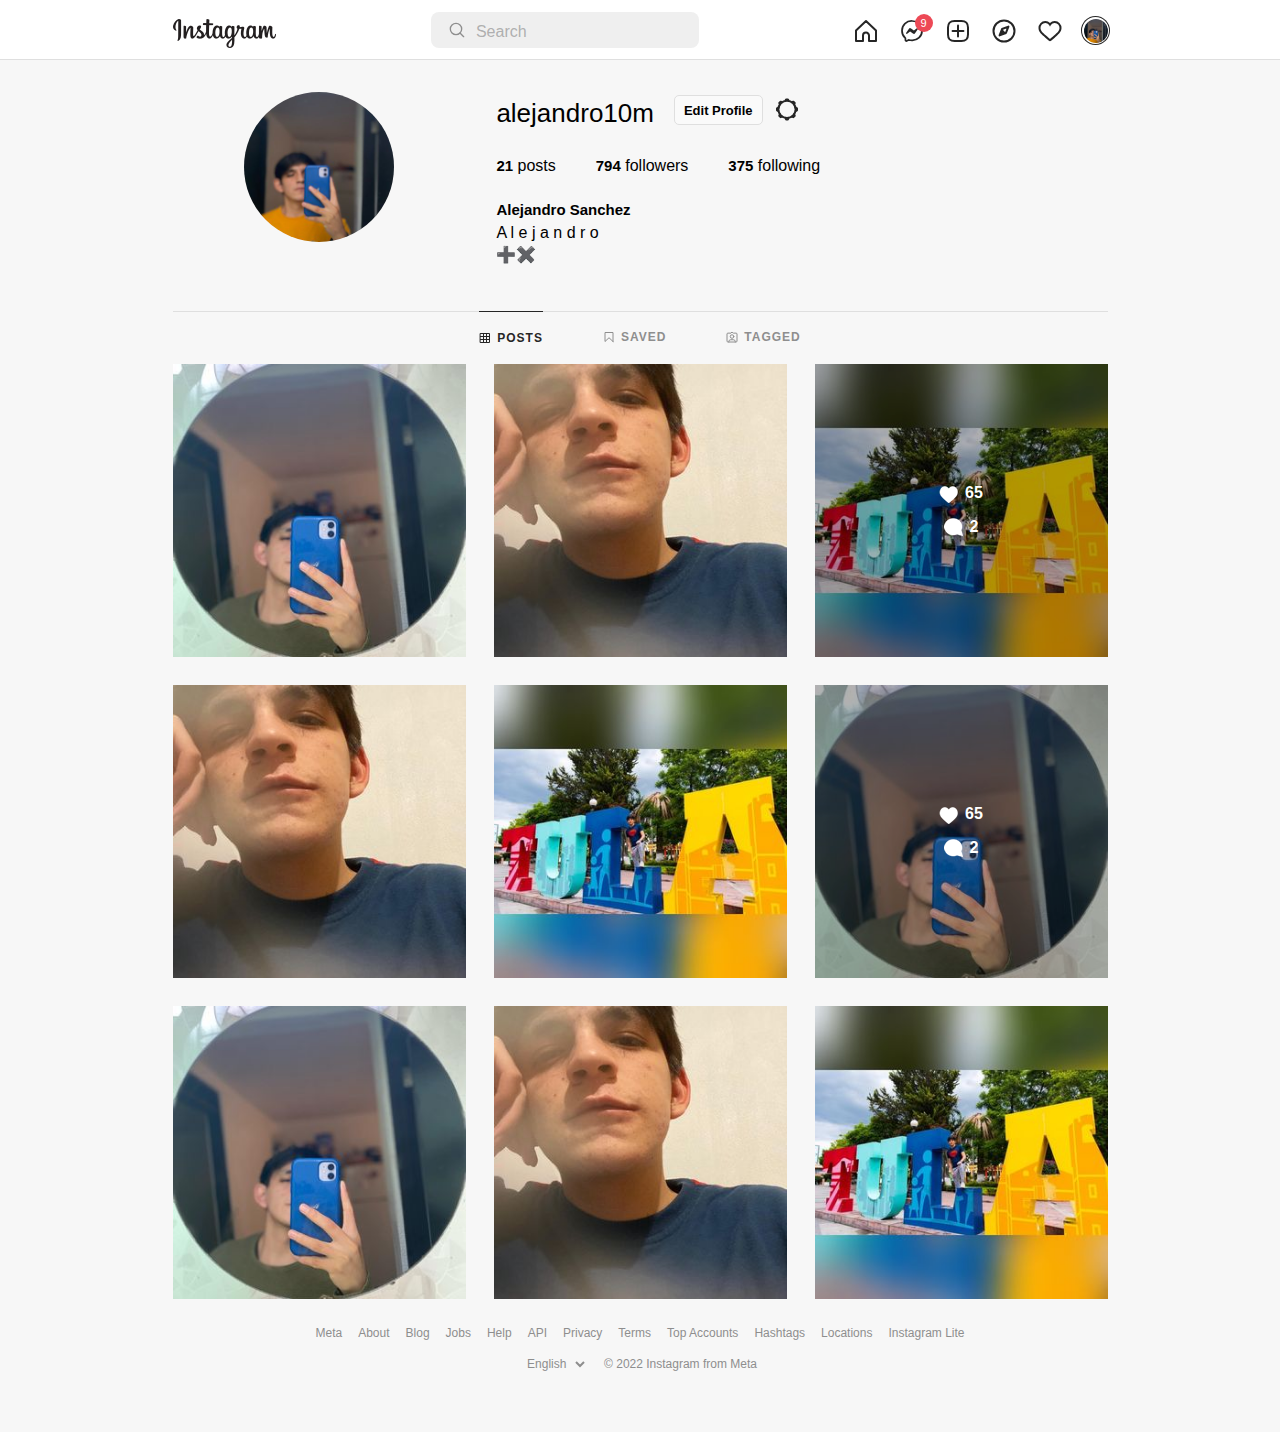
<file: src/pages/user-profile.html>
<!DOCTYPE html>
<html lang="en">
<head>
    <meta charset="UTF-8">
    <meta http-equiv="X-UA-Compatible" content="IE=edge">
    <meta name="viewport" content="width=device-width, initial-scale=1.0">
    <title>Instagram</title>

    <link rel="stylesheet" href="../css/user-profile.css">
    <link rel="shortcut icon" href="../assets/icon/instagram-headerpage-icon.png">
</head>
<body>
    <div class="menu-user no-display no-select">
        <div class="menu-user__tooltip">
            <div class="menu-user__tooltip-arrow"></div>
            <div class="menu-user__tooltip-box"></div>
        </div>
        <div class="menu-user__content">
            <nav class="menu-user__content__nav">
                <ul class="menu-user__content__nav__ul">
                    <li class="menu-user__content__nav__ul__item">
                        <svg aria-label="Profile" class="_8-yf5 " color="#262626" fill="#262626" height="16" role="img" viewBox="0 0 24 24" width="16"><circle cx="12.004" cy="12.004" fill="none" r="10.5" stroke="currentColor" stroke-linecap="round" stroke-miterlimit="10" stroke-width="2"></circle><path d="M18.793 20.014a6.08 6.08 0 00-1.778-2.447 3.991 3.991 0 00-2.386-.791H9.38a3.994 3.994 0 00-2.386.791 6.09 6.09 0 00-1.779 2.447" fill="none" stroke="currentColor" stroke-linecap="round" stroke-miterlimit="10" stroke-width="2"></path><circle cx="12.006" cy="9.718" fill="none" r="4.109" stroke="currentColor" stroke-linecap="round" stroke-miterlimit="10" stroke-width="2"></circle></svg>
                        <p class="menu-user__content__nav__ul__item__title">Profile</p>
                    </li>
                    <li class="menu-user__content__nav__ul__item">
                        <svg aria-label="Saved" class="_8-yf5 " color="#262626" fill="#262626" height="16" role="img" viewBox="0 0 24 24" width="16"><polygon fill="none" points="20 21 12 13.44 4 21 4 3 20 3 20 21" stroke="currentColor" stroke-linecap="round" stroke-linejoin="round" stroke-width="2"></polygon></svg>
                        <p class="menu-user__content__nav__ul__item__title">Saved</p>
                    </li>
                    <li class="menu-user__content__nav__ul__item">
                        <svg aria-label="Settings" class="_8-yf5 " color="#262626" fill="#262626" height="16" role="img" viewBox="0 0 24 24" width="16"><circle cx="12" cy="12" fill="none" r="8.635" stroke="currentColor" stroke-linecap="round" stroke-linejoin="round" stroke-width="2"></circle><path d="M14.232 3.656a1.269 1.269 0 01-.796-.66L12.93 2h-1.86l-.505.996a1.269 1.269 0 01-.796.66m-.001 16.688a1.269 1.269 0 01.796.66l.505.996h1.862l.505-.996a1.269 1.269 0 01.796-.66M3.656 9.768a1.269 1.269 0 01-.66.796L2 11.07v1.862l.996.505a1.269 1.269 0 01.66.796m16.688-.001a1.269 1.269 0 01.66-.796L22 12.93v-1.86l-.996-.505a1.269 1.269 0 01-.66-.796M7.678 4.522a1.269 1.269 0 01-1.03.096l-1.06-.348L4.27 5.587l.348 1.062a1.269 1.269 0 01-.096 1.03m11.8 11.799a1.269 1.269 0 011.03-.096l1.06.348 1.318-1.317-.348-1.062a1.269 1.269 0 01.096-1.03m-14.956.001a1.269 1.269 0 01.096 1.03l-.348 1.06 1.317 1.318 1.062-.348a1.269 1.269 0 011.03.096m11.799-11.8a1.269 1.269 0 01-.096-1.03l.348-1.06-1.317-1.318-1.062.348a1.269 1.269 0 01-1.03-.096" fill="none" stroke="currentColor" stroke-linejoin="round" stroke-width="2"></path></svg>
                        <p class="menu-user__content__nav__ul__item__title">Settings</p>
                    </li>
                    <li class="menu-user__content__nav__ul__item">
                        <svg aria-label="Switch Accounts" class="_8-yf5 " color="#262626" fill="#262626" height="16" role="img" viewBox="0 0 24 24" width="16"><path d="M8 8.363a1 1 0 00-1-1H4.31a8.977 8.977 0 0114.054-1.727 1 1 0 101.414-1.414A11.003 11.003 0 003 5.672V3.363a1 1 0 10-2 0v5a1 1 0 001 1h5a1 1 0 001-1zm14 6.274h-5a1 1 0 000 2h2.69a8.977 8.977 0 01-14.054 1.727 1 1 0 00-1.414 1.414A11.004 11.004 0 0021 18.33v2.307a1 1 0 002 0v-5a1 1 0 00-1-1z"></path></svg>
                        <p class="menu-user__content__nav__ul__item__title">Switch Accounts</p>
                    </li>
                </ul>
            </nav>
            <button id="btnLogOut" class="menu-user__content__button">Log Out</button>
        </div>
        <div class="menu-user__background"></div>
    </div>
    <header>
        <nav class="nav"> 
            <ul class="nav__right">
                <li class="nav__right__item">
                    <a href="../../index.html" class="nav__right__item__anchor">
                        <img src="../assets/icon/Instagram-logo.png" alt="Logo Instagram">
                    </a>
                </li>
            </ul>
            <ul class="nav__center no-display">
                <form action="" class="nav__center__search">
                    <svg class="searchIcon" aria-label="Search" height="16" role="img" viewBox="0 0 24 24" width="16"><path d="M19 10.5A8.5 8.5 0 1110.5 2a8.5 8.5 0 018.5 8.5z" fill="none" stroke="currentColor" stroke-linecap="round" stroke-linejoin="round" stroke-width="2"></path><line fill="none" stroke="currentColor" stroke-linecap="round" stroke-linejoin="round" stroke-width="2" x1="16.511" x2="22" y1="16.511" y2="22"></line></svg>
                    <input id="txtSearch" type="text" placeholder="Search">
                    <span id="btnEraseSearch" class="eraseSearchIcon no-display"></span>
                </form>
            </ul>
            <ul class="nav__left">
                <li class="nav__left__item no-select">
                    <a id="btnHome" href="../../index.html" class="nav__left__item__home">
                        <svg id="iconBtnHomeSelected" class="no-display" aria-label="Home" color="#262626" fill="#262626" height="24" role="img" viewBox="0 0 24 24" width="24"><path d="M22 23h-6.001a1 1 0 01-1-1v-5.455a2.997 2.997 0 10-5.993 0V22a1 1 0 01-1 1H2a1 1 0 01-1-1V11.543a1.002 1.002 0 01.31-.724l10-9.543a1.001 1.001 0 011.38 0l10 9.543a1.002 1.002 0 01.31.724V22a1 1 0 01-1 1z"></path></svg>
                        <svg id="iconBtnHomeDeselected" aria-label="Home" color="#262626" fill="#262626" height="24" role="img" viewBox="0 0 24 24" width="24"><path d="M9.005 16.545a2.997 2.997 0 012.997-2.997h0A2.997 2.997 0 0115 16.545V22h7V11.543L12 2 2 11.543V22h7.005z" fill="none" stroke="currentColor" stroke-linejoin="round" stroke-width="2"></path></svg>
                    </a>
                </li>
                <li class="nav__left__item no-select">
                    <a id="btnMessenger" href="#" class="nav__left__item__messenger">
                        <svg id="iconBtnMessengerDeselected" aria-label="Messenger" class="nav__left__item__messenger__icon" color="#262626" fill="#262626" height="24" role="img" viewBox="0 0 24 24" width="24"><path d="M12.003 2.001a9.705 9.705 0 110 19.4 10.876 10.876 0 01-2.895-.384.798.798 0 00-.533.04l-1.984.876a.801.801 0 01-1.123-.708l-.054-1.78a.806.806 0 00-.27-.569 9.49 9.49 0 01-3.14-7.175 9.65 9.65 0 0110-9.7z" fill="none" stroke="currentColor" stroke-miterlimit="10" stroke-width="1.739"></path><path d="M17.79 10.132a.659.659 0 00-.962-.873l-2.556 2.05a.63.63 0 01-.758.002L11.06 9.47a1.576 1.576 0 00-2.277.42l-2.567 3.98a.659.659 0 00.961.875l2.556-2.049a.63.63 0 01.759-.002l2.452 1.84a1.576 1.576 0 002.278-.42z" fill-rule="evenodd"></path></svg>
                        <svg id="iconBtnMessengerSelected" aria-label="Messenger" class="no-display " color="#262626" fill="#262626" height="24" role="img" viewBox="0 0 24 24" width="24"><path d="M12.003 1.131a10.487 10.487 0 00-10.87 10.57 10.194 10.194 0 003.412 7.771l.054 1.78a1.67 1.67 0 002.342 1.476l1.935-.872a11.767 11.767 0 003.127.416 10.488 10.488 0 0010.87-10.57 10.487 10.487 0 00-10.87-10.57zm5.786 9.001l-2.566 3.983a1.577 1.577 0 01-2.278.42l-2.452-1.84a.63.63 0 00-.759.002l-2.556 2.049a.659.659 0 01-.96-.874L8.783 9.89a1.576 1.576 0 012.277-.42l2.453 1.84a.63.63 0 00.758-.003l2.556-2.05a.659.659 0 01.961.874z"></path></svg>
                        <div class="nav__left__item__messenger__number">
                            <span class="nav__left__item__messenger__number--messages">9</span>
                        </div>
                    </a>
                </li>
                <li class="nav__left__item no-select">
                    <div id="btnNewPost">
                        <svg aria-label="New Post" color="#262626" fill="#262626" height="24" role="img" viewBox="0 0 24 24" width="24"><path d="M2 12v3.45c0 2.849.698 4.005 1.606 4.944.94.909 2.098 1.608 4.946 1.608h6.896c2.848 0 4.006-.7 4.946-1.608C21.302 19.455 22 18.3 22 15.45V8.552c0-2.849-.698-4.006-1.606-4.945C19.454 2.7 18.296 2 15.448 2H8.552c-2.848 0-4.006.699-4.946 1.607C2.698 4.547 2 5.703 2 8.552z" fill="none" stroke="currentColor" stroke-linecap="round" stroke-linejoin="round" stroke-width="2"></path><line fill="none" stroke="currentColor" stroke-linecap="round" stroke-linejoin="round" stroke-width="2" x1="6.545" x2="17.455" y1="12.001" y2="12.001"></line><line fill="none" stroke="currentColor" stroke-linecap="round" stroke-linejoin="round" stroke-width="2" x1="12.003" x2="12.003" y1="6.545" y2="17.455"></line></svg>
                    </div>
                </li>
                <li class="nav__left__item no-select">
                    <a id="btnFindPeople" href="#">
                        <svg id="iconBtnFindPeopleDeselected" aria-label="Find People" color="#262626" fill="#262626" height="24" role="img" viewBox="0 0 24 24" width="24"><polygon fill="none" points="13.941 13.953 7.581 16.424 10.06 10.056 16.42 7.585 13.941 13.953" stroke="currentColor" stroke-linecap="round" stroke-linejoin="round" stroke-width="2"></polygon><polygon fill-rule="evenodd" points="10.06 10.056 13.949 13.945 7.581 16.424 10.06 10.056"></polygon><circle cx="12.001" cy="12.005" fill="none" r="10.5" stroke="currentColor" stroke-linecap="round" stroke-linejoin="round" stroke-width="2"></circle></svg>
                        <svg id="iconBtnFindPeopleSelected" aria-label="Find People" class="no-display " color="#262626" fill="#262626" height="24" role="img" viewBox="0 0 24 24" width="24"><path d="M13.173 13.164l1.491-3.829-3.83 1.49zM12.001.5a11.5 11.5 0 1011.5 11.5A11.513 11.513 0 0012.001.5zm5.35 7.443l-2.478 6.369a1 1 0 01-.57.569l-6.36 2.47a1 1 0 01-1.294-1.294l2.48-6.369a1 1 0 01.57-.569l6.359-2.47a1 1 0 011.294 1.294z"></path></svg>
                    </a>
                </li>
                <li class="nav__left__item no-select">
                    <div id="btnActivityFeed">
                        <svg id="iconBtnActivityFeedDeselected" aria-label="Activity Feed" color="#262626" fill="#262626" height="24" role="img" viewBox="0 0 24 24" width="24"><path d="M16.792 3.904A4.989 4.989 0 0121.5 9.122c0 3.072-2.652 4.959-5.197 7.222-2.512 2.243-3.865 3.469-4.303 3.752-.477-.309-2.143-1.823-4.303-3.752C5.141 14.072 2.5 12.167 2.5 9.122a4.989 4.989 0 014.708-5.218 4.21 4.21 0 013.675 1.941c.84 1.175.98 1.763 1.12 1.763s.278-.588 1.11-1.766a4.17 4.17 0 013.679-1.938m0-2a6.04 6.04 0 00-4.797 2.127 6.052 6.052 0 00-4.787-2.127A6.985 6.985 0 00.5 9.122c0 3.61 2.55 5.827 5.015 7.97.283.246.569.494.853.747l1.027.918a44.998 44.998 0 003.518 3.018 2 2 0 002.174 0 45.263 45.263 0 003.626-3.115l.922-.824c.293-.26.59-.519.885-.774 2.334-2.025 4.98-4.32 4.98-7.94a6.985 6.985 0 00-6.708-7.218z"></path></svg>
                        <svg id="iconBtnActivityFeedSelected" aria-label="Activity Feed" class="no-display" color="#262626" fill="#262626" height="24" role="img" viewBox="0 0 48 48" width="24"><path d="M34.6 3.1c-4.5 0-7.9 1.8-10.6 5.6-2.7-3.7-6.1-5.5-10.6-5.5C6 3.1 0 9.6 0 17.6c0 7.3 5.4 12 10.6 16.5.6.5 1.3 1.1 1.9 1.7l2.3 2c4.4 3.9 6.6 5.9 7.6 6.5.5.3 1.1.5 1.6.5s1.1-.2 1.6-.5c1-.6 2.8-2.2 7.8-6.8l2-1.8c.7-.6 1.3-1.2 2-1.7C42.7 29.6 48 25 48 17.6c0-8-6-14.5-13.4-14.5z"></path></svg>
                    </div>
                </li>
                <li class="nav__left__item no-select">
                    <div id="btnUserMenu" class="img__histories__outline">
                        <span class="img__user-avatar-picture">
                            <img class="user-avatar-picture-profile" src="../assets/img/alejandro10m_profile_picture.jpg" alt="alejandro10m's profile picture">
                        </span>
                    </div>
                </li>
            </ul>
        </nav>
    </header>
    <main>
        <section class="user-information">
            <div class="user-information__top">
                <div class="user-information__top__img">
                    <img class="user-information__img" src="../assets/img/alejandro10m_profile_picture.jpg" alt="alejandro10m's profile picture">
                </div>
                <div class="user-information__account">
                    <span class="user-information__account__username">alejandro10m</span>
                    <svg aria-label="Options" class="user-information__account__configuration-icon" color="#262626" fill="#262626" height="24" role="img" viewBox="0 0 24 24" width="24"><circle cx="12" cy="12" fill="none" r="8.635" stroke="currentColor" stroke-linecap="round" stroke-linejoin="round" stroke-width="2"></circle><path d="M14.232 3.656a1.269 1.269 0 01-.796-.66L12.93 2h-1.86l-.505.996a1.269 1.269 0 01-.796.66m-.001 16.688a1.269 1.269 0 01.796.66l.505.996h1.862l.505-.996a1.269 1.269 0 01.796-.66M3.656 9.768a1.269 1.269 0 01-.66.796L2 11.07v1.862l.996.505a1.269 1.269 0 01.66.796m16.688-.001a1.269 1.269 0 01.66-.796L22 12.93v-1.86l-.996-.505a1.269 1.269 0 01-.66-.796M7.678 4.522a1.269 1.269 0 01-1.03.096l-1.06-.348L4.27 5.587l.348 1.062a1.269 1.269 0 01-.096 1.03m11.8 11.799a1.269 1.269 0 011.03-.096l1.06.348 1.318-1.317-.348-1.062a1.269 1.269 0 01.096-1.03m-14.956.001a1.269 1.269 0 01.096 1.03l-.348 1.06 1.317 1.318 1.062-.348a1.269 1.269 0 011.03.096m11.799-11.8a1.269 1.269 0 01-.096-1.03l.348-1.06-1.317-1.318-1.062.348a1.269 1.269 0 01-1.03-.096" fill="none" stroke="currentColor" stroke-linejoin="round" stroke-width="2"></path></svg>
                    <button id="btnEditProfile">Edit Profile</button>
                </div>
                <div class="user-information__description">
                    <span class="user-information__description__name">Alejandro Sanchez</span>
                    <span class="user-information__description__data">A l e j a n d r o <br>➕✖️</span>
                </div>
                <div class="user-information__data">
                    <ul class="user-information__data__list">
                        <li class="user-information__data__list__post"><span class="user-information__data__list__post__number">21</span> posts</li>
                        <li class="user-information__data__list__followers"><span class="user-information__data__list__followers__number">794</span> followers</li>
                        <li class="user-information__data__list__following"><span class="user-information__data__list__following__number">375</span> following</li>
                    </ul>
                </div>
            </div>

        </section>
        <section class="user-content">
            <div class="user-content__selected">
                <ul class="user-content__selected__ul">
                    <li class="user-content__selected__ul__li user-content__option-selected">
                        <a href="#" class="user-content__selected__ul__li__anchor">
                            <svg aria-label="Posts" class="_8-yf5 " color="#0095f6" fill="#0095f6" height="24" role="img" viewBox="0 0 24 24" width="24"><rect fill="none" height="18" stroke="currentColor" stroke-linecap="round" stroke-linejoin="round" stroke-width="2" width="18" x="3" y="3"></rect><line fill="none" stroke="currentColor" stroke-linecap="round" stroke-linejoin="round" stroke-width="2" x1="9.015" x2="9.015" y1="3" y2="21"></line><line fill="none" stroke="currentColor" stroke-linecap="round" stroke-linejoin="round" stroke-width="2" x1="14.985" x2="14.985" y1="3" y2="21"></line><line fill="none" stroke="currentColor" stroke-linecap="round" stroke-linejoin="round" stroke-width="2" x1="21" x2="3" y1="9.015" y2="9.015"></line><line fill="none" stroke="currentColor" stroke-linecap="round" stroke-linejoin="round" stroke-width="2" x1="21" x2="3" y1="14.985" y2="14.985"></line></svg>
                            <p class="user-content__selected__ul__li__anchor__text no-display">Posts</p>
                        </a>
                    </li>
                    <li class="user-content__selected__ul__li">
                        <a href="#" class="user-content__selected__ul__li__anchor">
                            <svg aria-label="Saved" class="_8-yf5 " color="#8e8e8e" fill="#8e8e8e" height="24" role="img" viewBox="0 0 24 24" width="24"><polygon fill="none" points="20 21 12 13.44 4 21 4 3 20 3 20 21" stroke="currentColor" stroke-linecap="round" stroke-linejoin="round" stroke-width="2"></polygon></svg>
                            <p class="user-content__selected__ul__li__anchor__text no-display">Saved</p>
                        </a>
                    </li>
                    <li class="user-content__selected__ul__li">
                        <a href="#" class="user-content__selected__ul__li__anchor">
                            <svg aria-label="Tagged" class="_8-yf5 " color="#8e8e8e" fill="#8e8e8e" height="24" role="img" viewBox="0 0 24 24" width="24"><path d="M10.201 3.797L12 1.997l1.799 1.8a1.59 1.59 0 001.124.465h5.259A1.818 1.818 0 0122 6.08v14.104a1.818 1.818 0 01-1.818 1.818H3.818A1.818 1.818 0 012 20.184V6.08a1.818 1.818 0 011.818-1.818h5.26a1.59 1.59 0 001.123-.465z" fill="none" stroke="currentColor" stroke-linecap="round" stroke-linejoin="round" stroke-width="2"></path><path d="M18.598 22.002V21.4a3.949 3.949 0 00-3.948-3.949H9.495A3.949 3.949 0 005.546 21.4v.603" fill="none" stroke="currentColor" stroke-linecap="round" stroke-linejoin="round" stroke-width="2"></path><circle cx="12.072" cy="11.075" fill="none" r="3.556" stroke="currentColor" stroke-linecap="round" stroke-linejoin="round" stroke-width="2"></circle></svg>
                            <p class="user-content__selected__ul__li__anchor__text no-display">Tagged</p>
                        </a>
                    </li>
                </ul>
            </div>
            <div class="user-content__posts">
                <div class="user-content__post">
                    <img class="user-content__post__pciture" src="../assets/img/alejandro10m_posts_3.jpg" alt="Photo by Alejandro Sanchez on January 18, 2022. May be an image of one or more people and indoor.">
                    <ul class="user-content__post__icons no-display">
                        <li class="user-content__post__icon">
                            <span class="user-content__post__icon__heart user-content__post__icon__background"></span>
                            <span class="user-content__post__icon__hearts__number">65</span>
                        </li>
                        <li class="user-content__post__icon">
                            <span class="user-content__post__icon__comment user-content__post__icon__background"></span>
                            <span class="user-content__post__icon__comments__mnumber">2</span>
                        </li>
                    </ul>
                </div>
                <div class="user-content__post">
                    <img class="user-content__post__pciture" src="../assets/img/alejandro10m_posts_4.jpg" alt="Photo by Alejandro Sanchez on January 18, 2022. May be an image of one or more people and indoor.">
                    <ul class="user-content__post__icons no-display">
                        <li class="user-content__post__icon">
                            <span class="user-content__post__icon__heart user-content__post__icon__background"></span>
                            <span class="user-content__post__icon__hearts__number">65</span>
                        </li>
                        <li class="user-content__post__icon">
                            <span class="user-content__post__icon__comment user-content__post__icon__background"></span>
                            <span class="user-content__post__icon__comments__mnumber">2</span>
                        </li>
                    </ul>
                </div>
                <div class="user-content__post">
                    <img class="user-content__post__pciture" src="../assets/img/alejandro10m_posts_5.jpg" alt="Photo by Alejandro Sanchez on January 18, 2022. May be an image of one or more people and indoor.">
                    <ul class="user-content__post__icons">
                        <li class="user-content__post__icon">
                            <span class="user-content__post__icon__heart user-content__post__icon__background"></span>
                            <span class="user-content__post__icon__hearts__number">65</span>
                        </li>
                        <li class="user-content__post__icon">
                            <span class="user-content__post__icon__comment user-content__post__icon__background"></span>
                            <span class="user-content__post__icon__comments__mnumber">2</span>
                        </li>
                    </ul>
                </div>
                <div class="user-content__post">
                    <img class="user-content__post__pciture" src="../assets/img/alejandro10m_posts_4.jpg" alt="Photo by Alejandro Sanchez on January 18, 2022. May be an image of one or more people and indoor.">
                    <ul class="user-content__post__icons no-display">
                        <li class="user-content__post__icon">
                            <span class="user-content__post__icon__heart user-content__post__icon__background"></span>
                            <span class="user-content__post__icon__hearts__number">65</span>
                        </li>
                        <li class="user-content__post__icon">
                            <span class="user-content__post__icon__comment user-content__post__icon__background"></span>
                            <span class="user-content__post__icon__comments__mnumber">2</span>
                        </li>
                    </ul>
                </div>
                <div class="user-content__post">
                    <img class="user-content__post__pciture" src="../assets/img/alejandro10m_posts_5.jpg" alt="Photo by Alejandro Sanchez on January 18, 2022. May be an image of one or more people and indoor.">
                    <ul class="user-content__post__icons no-display">
                        <li class="user-content__post__icon">
                            <span class="user-content__post__icon__heart user-content__post__icon__background"></span>
                            <span class="user-content__post__icon__hearts__number">65</span>
                        </li>
                        <li class="user-content__post__icon">
                            <span class="user-content__post__icon__comment user-content__post__icon__background"></span>
                            <span class="user-content__post__icon__comments__mnumber">2</span>
                        </li>
                    </ul>
                </div>
                <div class="user-content__post">
                    <img class="user-content__post__pciture" src="../assets/img/alejandro10m_posts_3.jpg" alt="Photo by Alejandro Sanchez on January 18, 2022. May be an image of one or more people and indoor.">
                    <ul class="user-content__post__icons">
                        <li class="user-content__post__icon">
                            <span class="user-content__post__icon__heart user-content__post__icon__background"></span>
                            <span class="user-content__post__icon__hearts__number">65</span>
                        </li>
                        <li class="user-content__post__icon">
                            <span class="user-content__post__icon__comment user-content__post__icon__background"></span>
                            <span class="user-content__post__icon__comments__mnumber">2</span>
                        </li>
                    </ul>
                </div>
                <div class="user-content__post">
                    <img class="user-content__post__pciture" src="../assets/img/alejandro10m_posts_3.jpg" alt="Photo by Alejandro Sanchez on January 18, 2022. May be an image of one or more people and indoor.">
                    <ul class="user-content__post__icons no-display">
                        <li class="user-content__post__icon">
                            <span class="user-content__post__icon__heart user-content__post__icon__background"></span>
                            <span class="user-content__post__icon__hearts__number">65</span>
                        </li>
                        <li class="user-content__post__icon">
                            <span class="user-content__post__icon__comment user-content__post__icon__background"></span>
                            <span class="user-content__post__icon__comments__mnumber">2</span>
                        </li>
                    </ul>
                </div>
                <div class="user-content__post">
                    <img class="user-content__post__pciture" src="../assets/img/alejandro10m_posts_4.jpg" alt="Photo by Alejandro Sanchez on January 18, 2022. May be an image of one or more people and indoor.">
                    <ul class="user-content__post__icons no-display">
                        <li class="user-content__post__icon">
                            <span class="user-content__post__icon__heart user-content__post__icon__background"></span>
                            <span class="user-content__post__icon__hearts__number">65</span>
                        </li>
                        <li class="user-content__post__icon">
                            <span class="user-content__post__icon__comment user-content__post__icon__background"></span>
                            <span class="user-content__post__icon__comments__mnumber">2</span>
                        </li>
                    </ul>
                </div>
                <div class="user-content__post">
                    <img class="user-content__post__pciture" src="../assets/img/alejandro10m_posts_5.jpg" alt="Photo by Alejandro Sanchez on January 18, 2022. May be an image of one or more people and indoor.">
                    <ul class="user-content__post__icons no-display">
                        <li class="user-content__post__icon">
                            <span class="user-content__post__icon__heart user-content__post__icon__background"></span>
                            <span class="user-content__post__icon__hearts__number">65</span>
                        </li>
                        <li class="user-content__post__icon">
                            <span class="user-content__post__icon__comment user-content__post__icon__background"></span>
                            <span class="user-content__post__icon__comments__mnumber">2</span>
                        </li>
                    </ul>
                </div>
            </div>
        </section>
    </main>

    <footer>
        <nav class="footer__nav">
            <ul class="footer__nav__ul">
                <li class="footer__nav__ul__listitem"><a href="#">Meta</a></li>
                <li class="footer__nav__ul__listitem"><a href="#">About</a></li>
                <li class="footer__nav__ul__listitem"><a href="#">Blog</a></li>
                <li class="footer__nav__ul__listitem"><a href="#">Jobs</a></li>
                <li class="footer__nav__ul__listitem"><a href="#">Help</a></li>
                <li class="footer__nav__ul__listitem"><a href="#">API</a></li>
                <li class="footer__nav__ul__listitem"><a href="#">Privacy</a></li>
                <li class="footer__nav__ul__listitem"><a href="#">Terms</a></li>
                <li class="footer__nav__ul__listitem"><a href="#">Top Accounts</a></li>
                <li class="footer__nav__ul__listitem"><a href="#">Hashtags</a></li>
                <li class="footer__nav__ul__listitem"><a href="#">Locations</a></li>
                <li class="footer__nav__ul__listitem"><a href="#">Instagram Lite</a></li>
            </ul>
            <ul class="footer__nav__ul footer__nav__ul__bottom">
                <li class="footer__nav__ul__listitem">
                    <select>
                        <option value="af">Afrikaans</option>
                        <option value="cs">Čeština</option>
                        <option value="da">Dansk</option>
                        <option value="de">Deutsch</option>
                        <option value="el">Ελληνικά</option>
                        <option value="en" selected>English</option>
                        <option value="en-gb">English (UK)</option>
                        <option value="es">Español (España)</option>
                        <option value="es-la">Español</option>
                        <option value="fi">Suomi</option>
                        <option value="fr">Français</option>
                        <option value="id">Bahasa Indonesia</option>
                        <option value="it">Italiano</option>
                        <option value="ja">日本語</option>
                        <option value="ko">한국어</option>
                        <option value="ms">Bahasa Melayu</option>
                        <option value="nb">Norsk</option>
                        <option value="nl">Nederlands</option>
                        <option value="pl">Polski</option>
                        <option value="pt-br">Português (Brasil)</option>
                        <option value="pt">Português (Portugal)</option>
                        <option value="ru">Русский</option>
                        <option value="sv">Svenska</option>
                        <option value="th">ภาษาไทย</option>
                        <option value="tl">Filipino</option>
                        <option value="tr">Türkçe</option>
                        <option value="zh-cn">中文(简体)</option>
                        <option value="zh-tw">中文(台灣)</option>
                        <option value="bn">বাংলা</option>
                        <option value="gu">ગુજરાતી</option>
                        <option value="hi">हिन्दी</option>
                        <option value="hr">Hrvatski</option>
                        <option value="hu">Magyar</option>
                        <option value="kn">ಕನ್ನಡ</option>
                        <option value="ml">മലയാളം</option>
                        <option value="mr">मराठी</option>
                        <option value="ne">नेपाली</option>
                        <option value="pa">ਪੰਜਾਬੀ</option>
                        <option value="si">සිංහල</option>
                        <option value="sk">Slovenčina</option>
                        <option value="ta">தமிழ்</option>
                        <option value="te">తెలుగు</option>
                        <option value="vi">Tiếng Việt</option>
                        <option value="zh-hk">中文(香港)</option>
                        <option value="bg">Български</option>
                        <option value="fr-ca">Français (Canada)</option>
                        <option value="ro">Română</option>
                        <option value="sr">Српски</option>
                        <option value="uk">Українська</option>
                    </select>
                </li>
                <li class="footer__nav__ul__listitem">
                    <span class="footer__nav__copyright">© 2022 Instagram from Meta</span>
                </li>
            </ul>
        </nav>
    </footer>

    
</body>
</html>
</file>
<file: src/css/main.css>
:root{
    --animationBefore: -0px;
    --animationAfter: -320px;
}

*{
    box-sizing: border-box;
    margin: 0;
    padding: 0;
}

html{
    font-size: 62.5%;
    font-family: Arial, Helvetica, sans-serif;
}

body{
    font-size: 1.6rem;
}

li{
    list-style: none;
}

a{
    text-decoration: none;
}

img{
    pointer-events: none; /* Avoid dragging an img */
}

/* Header */
header{
    width: 100%;
    height: 60px;
    border-bottom: 1px solid #dfdfdf;
    position: fixed;
    top: 0;
    background-color: white;
    z-index: 2;
    left: 0;
}

.nav{
    width: 100%;
    height: 100%;
    padding: 0 20px;
    margin: 3px auto 0 auto;
    display: flex;
    place-content: center;
    align-items: center;
    justify-content: space-between;
}

.nav__right__item, .nav__right__item__anchor{
    display: grid;
    place-content: center;
    place-items: center;
}


.nav__right__item__anchor img{
    position: relative;
    top: 1px;
}

.nav__right{
    display: flex;
    justify-content: center;
    align-items: center;
}

.nav__left{
    display: grid;
    grid-template-columns: repeat(6, 1fr);
    place-items: center;
    gap: 22px;
}

.nav__left__item div{
    cursor: pointer;
}

.nav__left__item__messenger{
    position: relative;
}

.nav__left__item__messenger__number{
    position: absolute;
    top: -15px;
    left: 15px;
    background-color: #ed4956;
    width: 18px;
    min-height: 18px;
    color: white;
    display: grid;
    place-content: center;
    border-radius: 50%;
}

.nav__left__item__messenger__number--messages{
    font-size: 1.1rem;
}


.user-avatar-picture-profile{
    width: 24px;
    height: 24px;
    border-radius: 50%;
    cursor: pointer;
}

.nav__left__item:last-child{
    position: relative;
}

#btnUserMenu{
    position: absolute;
    top: -16.5px;
    right: -14.5px;
    display: grid;
    place-content: center;
    width: 29px;
    height: 29px;
    border-radius: 50%;
}

.img__histories__outline{
    background-color: rgba(38,38,38,1);
}

.img__histories__no-outline{
    background-color: transparent;
}

.img__user-avatar-picture{
    display: grid;
    place-content: center;
    width: 27px;
    height: 27px;
    background-color: white;
    border-radius: 50%;
    border: 2px solid white;
}

.histories__container{
    padding-top: 10px;
    position: relative;
    width: 100%;
    border-bottom: 1px solid #dfdfdf;
    background-color: white;
}

.no-display,
.post__content__pictures .no-display,
.nav__left__item svg.no-display,
body .no-display{
    display: none;
}

.histories{
    /* width: 97.2%; */
    margin: 0 0px 9.5px auto;
    display: flex;
    justify-content: flex-start;
    align-items: center;
    overflow-x: hidden;
}

.historie:first-child{
    margin-left: 4px;
}

.historie{
    display: grid;
    min-width: 90px;
    height: 95px;
    place-items: center;
    margin: 0 -6px;
}

.historie__outline{
    border-radius: 50%;
    background: linear-gradient(to bottom left, #d02c85 0%, #faa358 100%);
    cursor: pointer;
}


.historie__user-profile-picture{
    width: 60.6px;
    height: 60.6px;
    border-radius: 50%;
    display: grid;
    place-content: center;
    margin: 2px;
    border: 2.3px solid white;
}

.historie__user-profile-name{
    font-size: 1.2rem;
    max-width: 74px;
    white-space: nowrap;
    text-overflow: ellipsis;
    overflow: hidden;
    position: relative;
}

.histories__arrow{
    width: 35px;
    height: 35px;
    cursor: pointer;
    background-color: transparent;
    border: none;
}

.histories__arrowIcon{
    border-radius: 60%;
    width: 26px;
    height: 30px;
    display: inline-block;
    background-image: url('/src/assets/icon/instagram-icons.png');
    background-position: -255px -113px;
    background-repeat: no-repeat;
}

.histories__arrowIcon__previus{
    -webkit-transform: rotate(-180deg);
    -moz-transform: rotate(-180deg);
    -ms-transform: rotate(-180deg);
    transform: rotate(-180deg);
}

#btnNextHistories{
    position: absolute;
    top: 37px;
    right: 4.7px;
}

#btnPreviusHistories{
    position: absolute;
    top: 37px;
    left: 4.7px;
    z-index: 2;
}

/* Histories animation */
@-webkit-keyframes scroll {
    0% {
        transform: translateX(var(--animationBefore));
    }
    100% {
        transform: translateX(var(--animationAfter));
    }
}
  
@keyframes scroll {
    0% {
        transform: translateX(var(--animationBefore));
    }
    100% {
        transform: translateX(var(--animationAfter));
    }
}

.animation {
    -webkit-animation: scroll 0.2s linear 1;
            animation: scroll 0.2s linear 1;
} 

/* Main */
main{
    margin-top: 59.5px;
    height: auto;
}

body{
    background-color: #f7f7f7;
}

.post{
    margin-top: 23px;
    padding-bottom: 2px;
    background-color: white;
}

.post__header{
    display: grid;
    grid-template-columns: 1fr 48px;
    align-items: center;
    width: 100%;
    height: 70px;
}

.post__header__more-options{
    width: 24px;
    height: 24px;
    cursor: pointer;
    margin: 0 8px;
}

.post__header__postInformation{
    display: grid;
    grid-template-columns: 65px 1fr;
}

.post__header__postInformation__img{
    display: inherit;
    place-content: center;
}

.post__header__postInformation__user{
    position: relative;
    left: -3px;
    display: flex;
    flex-direction: column;
    justify-content: center;
    align-items: flex-start;
}

.post__header__postInformation__user__name{
    font-size: 1.4rem;
    font-weight: 600;
}

.post__header__postInformation__user__ubication{
    font-size: 1.2rem;
    color: rgb(142, 142, 142);
    margin-top: 4px;
}


.post__header__postInformation__user-profile-picture{
    width: 37px;
    height: 37px;
    border-radius: 50%;
    display: grid;
    place-content: center;
    border: 2px solid white;
    margin: 0 auto;
}

.post__header__postInformation__historie__outline{
    width: 41px;
    height: 41px;
    border-radius: 50%;
    background: linear-gradient(to bottom left, #d02c85 0%, #faa358 100%);
    cursor: pointer;
    margin: 0 auto;
}

.post__header__postInformation__historie__no-outline{
    width: 41px;
    height: 41px;
    border-radius: 50%;
    background: white;
    cursor: pointer;
    margin: 0 auto;
}

.no-select {
    -webkit-touch-callout: none; /* iOS Safari */
      -webkit-user-select: none; /* Safari */
       -khtml-user-select: none; /* Konqueror HTML */
         -moz-user-select: none; /* Old versions of Firefox */
          -ms-user-select: none; /* Internet Explorer/Edge */
              user-select: none; /* Non-prefixed version, currently
                                    supported by Chrome, Edge, Opera and Firefox */
}

.postPicture,
.postVideo{
    width: 100%;
}

.post__content__pictures{
    width: 100%;
    height: auto;
    position: relative;
}

.post__footer{
    position: relative;
    top: -1px;
    padding: 0 16px;
}

.post__footer__iconsIteration{
    width: 100%;
    height: 54px;
    display: grid;
    align-items: center;
    grid-template-columns: 120px 1fr;
}

.post__footer__iconsIteration__left{
    height: 40px;
    display: grid;
    align-items: center;
    grid-template-columns: repeat(3, 40px);
}

.post__footer__iconsIteration__left--heart-content{
    display: inline-grid;
}

.post__footer__iconsIteration__right{
    display: grid;
    justify-items: right;
}

.post__footer__iconsIteration__left svg,
.post__footer__iconsIteration__right svg{
    cursor: pointer;
}

.post__footer__iconsIteration__left svg:hover,
.post__footer__iconsIteration__right svg:hover{
    color: #8E8E8E;
}

.btnLikePost:hover{
    fill: #8E8E8E;
}

.post__footer__likes, 
.post__footer__likes__following, 
.post__footer__likes__content{
    display: flex;
    justify-content: start;
    align-items: center;
}

.post__footer__likes__following__profile{
    background-color: white;
    display: grid;
    place-content: center;
    border-radius: 50%;
}

.post__footer__likes__following__profile__picture{
    width: 18px;
    height: 18px;
    border-radius: 50%;
    margin: 1px;
}

.post__footer__likes__following__profile--moveLeft{
    position: relative;
    left: -5px;
}

.post__footer__likes__following__profile--moveLeft2{
    position: relative;
    left: -10px; 
}


.post__footer__likes__people, 
.post__footer__likes__people__total,
.post__footer__likes__people__following,
.post__footer__description__user,
.post__footer__comments__user,
.post__footer__viewed__people{
    font-size: 1.4rem;
    font-weight: lighter;
}

.post__footer__likes__people__following,
.post__footer__likes__people__total{
    color: black;
    font-weight: 600;
}

.post__footer__likes__people__total{
    cursor: pointer;
}

.post__footer__likes__people__following:hover{
    text-decoration: underline;
}

.post__footer__likes__people{
    padding-right: 5px;
}

.post__footer__description__anchor,
.post__footer__comments__anchor{
    margin-right: 3px;
}

.post__footer__description{
    display: grid;
    grid-template-columns: auto 1fr;
    margin-top: 8px;
}

.post__footer__viewed{
    margin-top: 5px;
}

.post__footer__comments,
.post__footer__comments__user{
    margin-top: 2px;
}

.post__footer__comments__user{
    padding-right: 15px;
}

.post__footer__viewed__people{
    color: rgb(142, 142, 142);
    opacity: 0.9;
    cursor: pointer;
}

.post__footer__comments__content{
    display: grid;
    grid-template-columns: 1fr 12px;
}

.post__footer__comments__user__heart{
    display: grid;
    place-content: center;
    cursor: pointer;
}

.post__footer__comments__user__heart svg:hover{
    fill: #455664;
}

.post__footer__time__published{
    color: rgb(142, 142, 142);
    font-size: 1rem;
    text-transform: uppercase;
}

.post__footer__time{
    margin: 15px 0;
}

.post__footer__description__user__tagfriend, 
.activity-feed__tooltip__data__action__tag{
    color: rgb(0, 55, 107);
    cursor: pointer;
}

.post__content__pictures__button,
.btnSeeTagsOnPost,
.btnVideoAudio{
    cursor: pointer;
    border: none;
    background-color: transparent;
    outline: none;
    display: grid;
    place-items: center;
    position: absolute;
}

.btnSeeTagsOnPost,
.btnVideoAudio{
    width: 28px;
    height: 28px;
    background-color: rgba(0, 0, 0, 0.8);
    border-radius: 50%;
    bottom: 3.5%;
}

.btnSeeTagsOnPost{
    left: 2.9%;
}

.mousedown,
.btnSeeTagsOnPost .mousedown{
    fill: #B2B3B3;
    color: #B2B3B3;
    stroke: #B2B3B3;
}

.opacity{
    opacity: 0.6;
}

.btnVideoAudio{
    z-index: 1;
    right: 2.9%;
}

.post__content__pictures__button{
    margin: 16px 8px;
}

.post__content__pictures__button span{
    display: inline-block;
    width: 30px;
    height: 30px;
    background-image: url('/src/assets/icon/instagram-icons-2.png');
    background-repeat: no-repeat;
}

.nextPost__icon{
    background-position: -162px -98px;
}

.previusPost__icon{
    background-position: -130px -98px;
}

.btnNextPost{
    top: calc(50% - 30px);
    right: 0;
}

.btnPreviusPost{
    top: calc(50% - 30px);
    left: 0;
    z-index: 1;
}

.post__content__pictures__nav{
    position: relative;
    height: auto;
}

.currentPicture{
    display: inline-block;
}

/* Slide Pictures */
.post__content__pictures__slide-dots{
    width: 100%;
    height: 6px;
    margin: 15px 0;
    position: absolute;
    display: flex;
    justify-content: center;
    align-items: center;
    bottom: -32px;
}

.dot{
    min-width: 6px;
    min-height: 6px;
    border-radius: 50%;
    background-color: rgba(168,168,168,1);
    margin-right: 4px;
}

.dot:last-child{
    margin-right: 0;
}

.currentSlide{
    background-color: rgba(0,149,246,1);
}


/* Tags */
.tagOnPosts{
    z-index: 1;
    display: grid;
    place-items: center;
    width: fit-content;
    height: fit-content;
    position: absolute;
    left: 62.2741%;
    top: 81.5302%;
    background-color: rgba(0, 0, 0, 0.85);
    border-radius: 4.5px;
}

.tagOnPosts__user{
    display: inline-block;
    width: fit-content;
    height: auto;
    color: white;
    font-size: 1.35rem;
    font-weight: bold;
}

.tagOnPosts__user__box__name{
    margin: 0 12px;
}

.tagOnPosts__user__box{
    display: inline-block;
    line-height: 36px;
    position: relative;
}

.tooltip:after{
    position: absolute;
    content: "";
    width: 10px;
    height: 10px;
    left: 50%;
    top: 69%;
    background-color: rgba(0, 0, 0, 0.85);
    transform: translateX(-50%) translateY(50%) rotate(45deg);
}

/* Videos */

.post__content__pictures__nav__photo{
    position: relative;
    width: 100%;
}

.post__withTags{
    cursor: pointer;
}

.postVideo__controls{
    position: absolute;
    width: 100%;
    height: 100%;
    left: 0;
    top: 0;
    cursor: pointer;
    display: grid;
    place-items: center;
}

.btnPauseVideo{
    background-color: transparent;
    /*
    width: 100%;
    height: 100%;
    */
    border: none;
    outline: none;
    display: grid;
    place-items: center;
    cursor: pointer;
}

.pauseVideo__icon{
    display: inline-block;
    width: 135px;
    height: 135px;
    background-image: url('../assets/icon/video-controls.png');
}

.nav .no-display,
.nav__center__search span.no-display,
.suggestions, footer{
    display: none;
}

/* Create New Post */
.create-post{
    z-index: 3;
    position: fixed;
    top: 0;
    left: 0;
    display: grid;
    place-content: center;
    place-items: center;
    width: 100%;
    height: 100vh;
}

.create-post__background{
    position: absolute;
    display: inline-block;
    width: 100%;
    height: 100%;
    background-color: rgba(0, 0, 0, 0.85);
}

.create-post__content{
    z-index: 3;
    background-color: white;
    width: 348px;
    height: 391px;
    border-radius: 14px;
}

#btnCloseCreatePost{
    z-index: 3;
    position: absolute;
    top: 18px;
    right: 18px;
    background-color: transparent;
    outline: none;
    border: none;
    cursor: pointer;
}

#btnSelectFile,
#btnCloseCreatePost{
    outline: none;
    border: none;
    cursor: pointer;
}

#btnSelectFile{
    width: fit-content;
    padding: 5px 9px;
    margin: 1px;
    background-color: rgb(0, 149, 246);
    color: white;
    font-size: 1.4rem;
    font-weight: bold;
    border-radius: 4px;
    height: 30px;
}


.create-post__content__title{
    font-size: 1.5rem;
    color: rgb(38, 38, 38);
    text-align: center;
    font-weight: 600;
    height: 42px;
    display: grid;
    place-items: center;
    border-bottom: 1px solid #dfdfdf;
    padding-top: 5px;
}

.create-post__content__dragphoto{
    height: 348px;
    display: flex;
    flex-direction: column;
    justify-content: center;
    align-items: center;
}

.create-post__content__dragphoto__title{
    font-size: 2.1rem;
    font-weight: 300;
    color: rgba(38, 38, 38, 0.534);
    margin-top: 20px;
    margin-bottom: 15px;
    position: relative;
    top: -6px;
}

.no-show-scroll{
    overflow-y: hidden;
}

/* Activity Feed */
.activity-feed,
.menu-user,
.users-histories{
    position: fixed;
    z-index: 3;
    top: 0;
    left: 0;
    width: 100vw;
    height: 100vh;
}

.activity-feed__background,
.menu-user__background{
    width: 100%;
    height: 100%;
    position: absolute;
    top: 0;
    left: 0;
}

.activity-feed__content{
    position: absolute;
    right: 30px;
    top: 57px;
    overflow-y: scroll;
    z-index: 1;
    min-width: 150px;
    background-color: white;
    box-shadow: 0 0 5px 1px rgba(0,0,0,0.0975);
    border-radius: 5px;
}

.activity-feed__tooltip{
    display: grid;
    grid-auto-rows: auto;
    height: 362px;
}

.activity-feed__tooltip__title{
    font-size: 1.4rem;
    color: rgb(38, 38, 38);
    padding: 4px;
    margin: 8px 0 0 8px;
}


.activity-feed__tooltip__data{
    display: grid;
    align-items: center;
    grid-template-columns: auto 1fr 0.3fr;
    padding: 12px 16px;
    cursor: pointer;
}

.activity-feed__tooltip__data:nth-child(2){
    padding-top: 6px;
}

.activity-feed__tooltip__data__img{
    width: 44px;
    height: 44px;
    border-radius: 50%;
}

.activity-feed__tooltip__data__info{
    margin: 0 12px;
    font-size: 1.39rem;
}

.activity-feed__tooltip__data__user{
    font-weight: bold;
}

.activity-feed__tooltip__data__time{
    color: rgb(142, 142, 142);
}

.activity-feed__tooltip__data__content{
    display: grid;
    justify-self: end;
    align-items: center;
}

.activity-feed__tooltip__data__button{
    width: fit-content;
    height: 30px;
    outline: none;
    border: none;
    padding: 5px 9px;
    border-radius: 4px;
    font-weight: bold;
    font-size: 1.3rem;
    cursor: pointer;
}
.activity-feed__tooltip__data__follow-button{
    background-color: rgb(0, 149, 246);
    border: 1px solid  rgb(0, 149, 246);
    color: white;
}

.activity-feed__tooltip__data__following-button{
    background-color: rgba(0, 0, 0, 0);
    border: 1px solid  rgb(219, 219, 219);
}

.activity-feed__tooltip__data__picture{
    width: 40px;
    height: 40px;
}

/* Tooltip */
.activity-feed__tooltip-arrow::after,
.menu-user__tooltip-arrow::after{
    z-index: 1;
    position: absolute;
    content: "";
    top: 43px;
    width: 15px;
    height: 15px;
    background: white;
    transform: translateX(-50%) translateY(50%) rotate(45deg);
    border-top-left-radius: 4px;
    box-shadow: 0 0 5px 1px rgba(0,0,0,0.0975);
}

.activity-feed__tooltip-arrow::after{
    right: 57px;
}

.activity-feed__tooltip-box::after{
    right: 65px;
}

.menu-user__tooltip-arrow::after{
    right: 34px;
}

.menu-user__tooltip-box::after{
    right: 41px
}

.activity-feed__tooltip-box::after,
.menu-user__tooltip-box::after{
    z-index: 2;
    position: absolute;
    content: "";
    top: 55px;
    width: 16px;
    height: 2px;
    background: white;
}

/* Menu User */
.menu-user__content{
    position: absolute;
    top: 57px;
    right: 11px;
    width: 230px;
    height: 194px;
    background-color: white;
    box-shadow: 0 0 5px 1px rgba(0,0,0,0.0975);
    border-radius: 5px;
    z-index: 1;
    display: grid;
    grid-template-rows: 1fr auto;
}

.menu-user__content__nav{
    border-bottom: 2px solid #dfdfdf;;
}

.menu-user__content__nav__ul{
    display: grid;
    grid-auto-rows: auto;
    height: 100%;
}

.menu-user__content__nav__ul__item,
.menu-user__content__nav__ul__item__anchor{
    display: grid;
    justify-items: start;
    align-items: center;
    grid-template-columns: 28px 1fr;
    cursor: pointer;
}

.menu-user__content__nav__ul__item{
    padding: 8px 16px;
}

.menu-user__content__nav__ul__item:first-child{
    padding: 0;
}

.menu-user__content__nav__ul__item__anchor{
    padding: 8px 16px;
    grid-column: 1 / 3;
    width: 100%;
}

.menu-user__content__nav__ul__item:hover,
.menu-user__content__button:hover{
    background-color: #FAFAFA;
}

.menu-user__content__nav__ul__item__title{
    font-size: 1.4rem;
    position: relative;
    top: 1px;
    color: black
}


.menu-user__content__button{
    width: 100%;
    height: 41px;
    padding: 8px 16px;
    background-color: transparent;
    border: none;
    outline: none;
    cursor: pointer;
    display: grid;
    justify-content: start;
    align-content: center;
    font-size: 1.4rem;
}

/* Icon Like Post Heart */
.post__content__pictures__likePostHeartContent{
    position: absolute;
    top: calc(50% - 64px);
    left: calc(50% - 64px);
    width: 128px;
    height: 128px;
    display: grid;
    place-content: center;
}

.iconIconLikePostHeart{
    display: inline-block;
    background-repeat: no-repeat;
    background-image: url('/src/assets/icon/instagram-icons-2.png');
    height: 128px;
    width: 128px;
    opacity: 0;
    transform: scale(0);
}

.iconIconLikePostHeartAnimation {
    animation-duration: 1000ms;
    animation-name: like-heart-animation;
    animation-timing-function: ease-in-out;
}
  
@keyframes like-heart-animation{ 
    0% { opacity:0; transform:scale(0); }
    15% { opacity:.9; transform:scale(1.2); }
    30% { transform:scale(.95); }
    45%,
    80% { opacity:.9; transform:scale(1); }
}

/* Users Histories Container */
.users-histories{
    background-color: #1a1a1a;
    width: 100%;
}

.users-histories__header{
    display: flex;
    justify-content: space-between;
    align-items: center;
    margin: 0 auto;
    margin: 16px 16px 0px 16px;
    position: relative;
}

.user-histories{
    position: relative;
    width: 100%;
    height: 100%;
}

.user-histories__header{
    display: grid;
    grid-template-columns: 32px auto auto;
    place-content: space-around;
    align-items: center;
}

.users-histories__container{
    width: 347.712px;
    height: 617.200px;
    background-color: black;
    margin: 0 auto;
    border-radius: 6px;
}

.user-histories__header__profile-picture{
    width: 32px;
    height: 32px;
    border-radius: 50%;
}

#btnCloseUsersHistories{
    top: 5.2px;
    right: 8px;
    position: relative;
}

#btnCloseUsersHistories,
.btnPlayHistorie,
.btnMuteHistorie,
.btnOptionsHistorie{
    border: none;
    outline: none;
    background-color: transparent;
    cursor: pointer;
}

.user-histories__header__user{
    display:  flex;
}

.user-histories__header__user__name{
    color: white;
    margin-right: 10px;
}

.user-histories__header__user__time{
    color: white;
}

.user-histories__header__buttons{
    display: grid;
    grid-template-columns: repeat(3, 1fr);
    place-content: center;
    place-items: center;
}

.user-histories__footer{
    position: absolute;
    bottom: 0;
    display: flex;
    width: 100%;
    justify-content: center;
    align-items: center;
    margin-bottom: 10px;
}

.user-histories__footer__reply{
    height: auto;
    padding: 8px 8px 8px 11px;
    display: grid;
    place-items: center;
    border: 1px solid rgb(219, 219, 219);
    border-radius: 100vh;
}

.user-histories__footer__reply__area{
    width: 249.438px;
    height: 34px;
    border: none;
    outline: none;
    resize: none;
    font-size: 1.4rem;
    font-family: Arial, Helvetica, sans-serif;
    background-color: transparent;
    color: rgb(219, 219, 219);
    padding: 8px 9px;
    position: relative;
    top: 1.2px;
}

.user-histories__footer__reply__area::placeholder{
    color: rgb(219, 219, 219);
}

.user-histories__footer__direct-message-icon{
    padding: 8px;
    width: 40px;
    height: 40px;
    cursor: pointer;
}



/* Media Queries */

@media (min-width: 402px){
    .activity-feed__tooltip-arrow::after{
        right: 79px;
    }
    
    .activity-feed__tooltip-box::after{
        right: 86px;
    }
}

@media (min-width: 540px){
    
    .activity-feed__content{
        width: 500px;
    }
}

@media (min-width: 640px) {
    .nav .no-display{
        display: grid;
    }

    /* Search Form */
    .nav__center{
        width: 36%;
        max-width: 268px;
        height: 36px;
        place-content: center;
        place-items: center;
        background-color: #efefef;
        border-radius: 8px;
        position: relative;
        top: -2.5px;
        right: calc(0 + 254px);
    }

    .nav__center__search{
        position: absolute;
        min-width: 147.8px;
        height: 25px;
        padding: 3px 16px;
        display: inherit;
        justify-content: center;
        align-items: center;
        place-content: center;
        left: 6.5%;
    }

    #txtSearch{
        border: none;
        font-size: 1.6rem;
        color: rgb(38, 38, 38);
        outline: none;
        background-color: transparent;
        width: 120px;
        height: 100%;
        position: relative;
        left: 10%;
        top: 1.5px;
    }

    #txtSearch::placeholder{
        color: rgba(142, 142, 142, 0.671);
    }

    .searchIcon{
        position: absolute;
        left: 1.5px;
        color: rgba(142, 142, 142);
    }

    .eraseSearchIcon{
        display: inline-block;
        background-image: url('/src/assets/icon/instagram-icons-2.png');
        background-position: -318px -333px;
        background-repeat: no-repeat;
        width: 20px;
        height: 20px;
        position: absolute;
        right: -2.9px;
        top: 2.8px;
    }

    /* Changing the main children elements */
    main{
        width: fit-content;
        padding-top: 25px;
        margin: 59.5px auto 0 auto;
    }

    .histories__container{
        border: 1px solid #dfdfdf;
        padding-top: 15px;
        max-width: 600px;
        margin: 0 auto;
    }

    .post{
        max-width: 600px;
        border: 1px solid #dfdfdf;
        margin: 23px auto 0 auto;
    }

}

@media (min-width: 1000px) {

    body{
        display: grid;
        grid-template-columns: 1fr 293px;
    }

    main{
        display: grid;
        margin-left: auto;
        width: 614px;
    }

    .histories__container,
    .posts__container{
        max-width: 614px;
    }

    .post{
        margin-left: 0;
        margin-right: 0;
        max-width: 614px;
    }

    /* Aside */
    .suggestions{
        position: relative;
        margin-top: 59.5px;
        padding-top: 25px;
        display: grid;
        grid-template-rows: 56px auto;
        height: auto;
        display: grid;
        grid-column-start: 2;
    }

    .suggestions__container{
        position: fixed;
        left: calc(50% + 185px);
    }

    .account{
        margin-top: 27.2px;
        height: 56px;
        width: 293px;
        display: grid;
        grid-template-columns: 56px 1fr 35.46px;
        place-content: center;
        align-items: center;
    }

    .account__picture{
        width: 56px;
        height: 56px;
        border-radius: 50%;
    }

    .account__user,
    .suggestion__account__user{
        display: flex;
        flex-direction: column;
        justify-content: center;
        align-items: start;
    }

    .account__user{
        margin-left: 16.5px;
    }

    .suggestion__account__user{
        margin-left: 15.1px;
    }

    .account__user__name,
    .suggestion__account__user__name{
        font-weight: bold;
    }

    .account__user__name,
    .account__user__fullname,
    .suggestion__header__forYou,
    .suggestion__header_seeAll,
    .suggestion__account__user__name{
        font-size: 1.4rem;
    }

    .account__user__fullname{
        color: rgb(142, 142, 142);
    }

    .account__switch,
    .suggestion__header_seeSuggestions,
    .suggestion__account__follow{
        height: fit-content;
        display: grid;
        place-content: center;
        place-items: center;
        font-size: 1.2rem;
        cursor: pointer;
        outline: none;
        border: none;
        background-color: transparent;
        font-weight: bold;
    }

    .account__switch,
    .suggestion__account__follow{
        color: rgb(0, 149, 246);
    }

    .suggestion__header_seeSuggestions{
        white-space: nowrap;
    }

    /* 'Suggestions For You' element */
    .suggestion{
        margin-top: 25px;
        width: 293px;
        height: auto;
        height: fit-content;
    }

    .suggestion__account__picture{
        width: 32px;
        height: 32px;
        border-radius: 50%;
        margin-left: 3px;
    }

    .suggestion__header{
        margin-bottom: 16px;
        display: grid;
        grid-template-columns: 1fr 36.913px;
    }

    .suggestion__header__forYou{
        color: rgb(142, 142, 142);
        font-weight: bold;
    }

    /* Suggestions */
    .suggestion__account{
        margin-bottom: 15px;
        display: grid;
        grid-template-columns: 32px 1fr 36.913px;
        align-items: center;
    }

    .suggestion__account__user__fullname{
        font-size: 1.2rem;
        color: rgb(142, 142, 142);
        margin-top: 2.2px;
    }

    /* Footer */
    footer{
        position: fixed;
        display: grid;
        right: 0;
        top: 482.1px;
        width: fit-content;
        height: auto;
        left: calc(50% + 185px);
    }

    .footer__nav{
        width: 317.6px;
    }

    .footer__nav__ul{
        display: flex;
        flex-wrap: wrap;
        gap: 7.2px 0;
        margin-bottom: 23.5px;
    }

    .footer__nav__ul__listitem{
        margin-right: 3px;
    }

    .footer__nav__ul__listitem:last-child{
        margin-right: 0px;
    }

    .footer__nav__ul__listitem,
    .footer__nav__copyright{
        font-weight: 400;
        font-size: 1.2rem;
    }

    .footer__nav__ul__listitem a,
    .footer__nav__copyright{
        color: rgb(199, 199, 199);
    }

    .footer__nav__copyright{
        text-transform: uppercase;
    }

    .footer__nav__ul__listitem a::after{
        content: '\00B7';
        margin-left: 3px;
    }
    
    .footer__nav__ul__listitem:last-child a::after{
        content: '';
        margin-left: 0px;
    }
    
    header{
        padding: 0 6.9%;
    }

    .activity-feed__tooltip-arrow::after{
        right: 152px;
    }
    
    .activity-feed__tooltip-box::after{
        right: 159px;
    }

    .menu-user__tooltip-arrow::after{
        right: 108px;
    }
    
    .menu-user__tooltip-box::after{
        right: 115px
    }

    .activity-feed__content{
        right: 100px;
    }
}

@media(min-width: 1155px){
    .activity-feed__tooltip-arrow::after{
        right: calc(1% + 150px);
    }
    
    .activity-feed__tooltip-box::after{
        right: calc(1% + 157px);
    }

    .menu-user__tooltip-arrow::after{
        right: 119px;
    }
    
    .menu-user__tooltip-box::after{
        right: 116px
    }
}

@media (min-width: 1400px) {
    
    body{
        margin: 0 19%;
    }
    

    main{
        margin-right: 28px;
    }
    

    footer{
        width: fit-content;
        right: 17.6%;
    }

    header{
        padding: 0 17.9%;
    }
    
    .nav__right__item:first-child{
        width: 255px;
        justify-content: start;
    }

    .activity-feed__tooltip-arrow::after{
        right: calc(13% + 151px);
    }
    
    .activity-feed__tooltip-box::after{
        right: calc(13% + 157px);
    }

    .menu-user__tooltip-arrow::after{
        right: calc(13% + 106px);
    }
    
    .menu-user__tooltip-box::after{
        right: calc(13% + 113px);
    }

    .activity-feed__content{
        right: 302px;
    }

    .menu-user__content{
        right: 283px;
    }
    
}
</file>
<file: src/css/user-profile.css>
:root{
    --animationBefore: -0px;
    --animationAfter: -320px;
}

*{
    box-sizing: border-box;
    margin: 0;
    padding: 0;
}

html{
    font-size: 62.5%;
    font-family: Arial, Helvetica, sans-serif;
}

body{
    font-size: 1.6rem;
}

li{
    list-style: none;
}

a{
    text-decoration: none;
}

/* Header */
header{
    width: 100%;
    height: 60px;
    border-bottom: 1px solid #dfdfdf;
    position: fixed;
    top: 0;
    background-color: white;
    z-index: 2;
    left: 0;
}

.nav{
    width: 100%;
    height: 100%;
    padding: 0 20px;
    margin: 3px auto 0 auto;
    display: flex;
    place-content: center;
    align-items: center;
    justify-content: space-between;
}

.nav__right__item, .nav__right__item__anchor{
    display: grid;
    place-content: center;
    place-items: center;
}


.nav__right__item__anchor img{
    position: relative;
    top: 1px;
}

.nav__right{
    display: flex;
    justify-content: center;
    align-items: center;
}

.nav__left{
    display: grid;
    grid-template-columns: repeat(6, 1fr);
    place-items: center;
    gap: 22px;
}

.nav__left__item div{
    cursor: pointer;
}

.nav__left__item__messenger{
    position: relative;
}

.nav__left__item__messenger__number{
    position: absolute;
    top: -15px;
    left: 15px;
    background-color: #ed4956;
    width: 18px;
    min-height: 18px;
    color: white;
    display: grid;
    place-content: center;
    border-radius: 50%;
}

.nav__left__item__messenger__number--messages{
    font-size: 1.1rem;
}


.user-avatar-picture-profile{
    width: 24px;
    height: 24px;
    border-radius: 50%;
    cursor: pointer;
}

.nav__left__item:last-child{
    position: relative;
}

#btnUserMenu{
    position: absolute;
    top: -16.5px;
    right: -14.5px;
    display: grid;
    place-content: center;
    width: 29px;
    height: 29px;
    border-radius: 50%;
}

.img__histories__outline{
    background-color: rgba(38,38,38,1);
}

.img__histories__no-outline{
    background-color: transparent;
}

.img__user-avatar-picture{
    display: grid;
    place-content: center;
    width: 27px;
    height: 27px;
    background-color: white;
    border-radius: 50%;
    border: 2px solid white;
}

.no-display,
.nav__left__item svg.no-display,
.nav__center__search span.no-display,
body .no-display{
    display: none;
}

/* Main */
main{
    margin-top: 59.5px;
    height: auto;
}

body{
    background-color: #f7f7f7;
}

/* User profile */

.user-information__top{
    margin-top: 16px;
    padding-top: 14px;
    display: grid;
    grid-template-columns: 120px 1fr;
    place-content: center;
}

.user-information__description{
    margin: 0px 16px;
}

.user-information__top__img{
    margin-left: 16px;
    margin-right: 28px;
}

.user-information__img{
    width: 77px;
    height: 77px;
    border-radius: 50%;
    cursor: pointer;
}

.user-information__account{
    display: grid;
    justify-content: start;
    place-items: center;
    justify-self: start;
    grid-template-columns: repeat(2, 1fr);
}

.user-information__account__username{
    font-size: 2.6rem;
    font-weight: lighter;
}

.user-information__account__configuration-icon{
    width: 40px;
    height: 40px;
    padding: 3.8px 8px 8px 8px;
    margin-left: 4px;
    justify-self: start;
}

#btnEditProfile{
    margin-top: 10px;
    display: grid;
    grid-column: 1/3;
    justify-self: start;
    place-items: center;
    width: 100%;
    max-width: 250px;
    height: 30px;
    padding: 5px 9px;
    border: 1px solid #dfdfdf;
    background-color: #fafafa;
    color: black;
    font-size: 1.3rem;
    font-weight: 600;
    outline: none;
    cursor: pointer;
    border-radius: 5px;
}

.user-information__description{
    display: grid;
    grid-column: 1/3;
    margin-top: 25px;
}

.user-information__description__data{
    font-size: 1.4rem;
    line-height: 17.5px;
    font-weight: lighter;
}

.user-information__description__name{
    font-weight: bold;
    font-size: 1.4rem;
}

.user-information__data{
    display: grid;
    grid-column: 1 / 3;
    margin-top: 20px;
    padding: 12px 0;
    border-top: 1px solid #dfdfdf;
    border-bottom: 1px solid #dfdfdf;
}

.user-information__data__list{
    display: grid;
    grid-template-columns: repeat(3, 1fr);
    height: 36px;
    place-content: center;
    place-items: center;
}

.user-information__data__list li{
    text-align: center;
    font-size: 1.4rem;
    color: rgb(142, 142, 142);
}

.user-information__data__list li span{
    font-weight: bold;
    display: block;
    color: black;
}

.user-information__data__list__followers,
.user-information__data__list__following{
    cursor: pointer;
}

/* User content */
.user-content{
    width: auto;
}

.user-content__selected__ul{
    display: grid;
    grid-template-columns: repeat(3, 1fr);
}

.user-content__selected__ul__li{
    height: 44px;
    display: grid;
    cursor: pointer;
}

.user-content__selected__ul__li:hover{
    background-color: #FAFAFA;
}

.user-content__selected__ul__li a{
    display: grid;
    place-self: center;
}

/* Posts */
.user-content__posts{
    display: grid;
    grid-template-columns: repeat(3, minmax(auto, 293px));
    top: 1px;
    height: 100%;
    gap: 3px;
}

.user-content__post{
    display: grid;
    place-content: center;
    cursor: pointer;
    position: relative;
}

.user-content__post__pciture{
    width: 100%;
    height: 100%;
    object-fit: cover;
}

.user-content__post__icon__background{
    width: 19px;
    height: 19px;
    display: inline-block;
    background-image: url('../assets/icon/instagram-icons-2.png');
    background-repeat: no-repeat;
}

.user-content__post__icon__heart{
    background-position: -340px -333px;
}


.user-content__post__icon__comment{
    background-position: -382px -334px;
}

.user-content__post__icons{
    width: 100%;
    display: grid;
    place-content: center;
    grid-template-rows: repeat(2, auto);
    gap: 15px;
    position: absolute;
    top: 0;
    height: 100%;
    background-color: rgba(0, 0, 0, 0.3);
}

.user-content__post__icon{
    display: grid;
    place-content: center;
    grid-template-columns: repeat(2, auto);
}

.user-content__post__icon__hearts__number,
.user-content__post__icon__comments__mnumber{
    color: rgb(255, 255, 255);
    font-size: 1.6rem;
    font-weight: bold;
    margin-left: 7px;
}

/* Footer */
.footer__nav{
    margin-bottom: 60px;
    margin-top: 24px;
}
.footer__nav__ul{
    padding: 0px 12px;
    display: flex;
    flex-wrap: wrap;
    gap: 3px 0;
    justify-content: center;
}

.footer__nav__ul__listitem a{
    margin: 0px 8px 12px 8px;
}

.footer__nav__ul__listitem a,
.footer__nav__ul__listitem span,
.footer__nav__ul__listitem select{
    color: rgb(142, 142, 142);
    font-size: 1.2rem;
}

.footer__nav__ul__listitem select option{
    color: black;
    font-size: 1.4rem;
}

.footer__nav__ul__listitem span{
    margin-left: 16px;
}

.footer__nav__ul__listitem select{
    border: none;
    outline: none;
    width: 65px;
    background-color: transparent;
}

.footer__nav__ul__bottom{
    margin: 13px 0;
}

/* Media queries */
@media (min-width: 640px) {
    .nav .no-display{
        display: grid;
    }

    /* Search Form */
    .nav__center{
        width: 36%;
        max-width: 268px;
        height: 36px;
        place-content: center;
        place-items: center;
        background-color: #efefef;
        border-radius: 8px;
        position: relative;
        top: -2.5px;
        right: calc(0 + 254px);
    }

    .nav__center__search{
        position: absolute;
        min-width: 147.8px;
        height: 25px;
        padding: 3px 16px;
        display: inherit;
        justify-content: center;
        align-items: center;
        place-content: center;
        left: 6.5%;
    }

    #txtSearch{
        border: none;
        font-size: 1.6rem;
        color: rgb(38, 38, 38);
        outline: none;
        background-color: transparent;
        width: 120px;
        height: 100%;
        position: relative;
        left: 10%;
        top: 1.5px;
    }

    #txtSearch::placeholder{
        color: rgba(142, 142, 142, 0.671);
    }

    .searchIcon{
        position: absolute;
        left: 1.5px;
        color: rgba(142, 142, 142);
    }

    .eraseSearchIcon{
        display: inline-block;
        background-image: url('/src/assets/icon/instagram-icons-2.png');
        background-position: -318px -333px;
        background-repeat: no-repeat;
        width: 20px;
        height: 20px;
        position: absolute;
        right: -2.9px;
        top: 2.8px;
    }
}

@media (min-width: 735px) {
    main{
        padding: 30px 20px 0 20px;
    }
    
    .user-information{
        margin-bottom: 40px;
    }

    .user-information__top{
        margin: 0;
        padding: 0;
        grid-template-columns: 0.53fr 1fr;
        grid-template-rows: repeat(3, auto);
        grid-template-areas: 'user-information__img user-information__account '
                             'user-information__img user-information__data'
                             'user-information__img user-information__description';
        position: relative;
        top: -4.5px;
    }

    .user-information__top__img{
        display: grid;
        grid-area: user-information__img;
        justify-content: center;
        align-content: start;
        margin-right: 30px;
        max-width: 321.66px;
        min-width: 208.538px;
        margin-left: 0;
        width: auto;
    }

    .user-information__img{
        width: 150px;
        height: 150px;
        display: grid;
    }

    .user-information__account{
        grid-template-columns: repeat(3, auto);
        height: auto;
        place-content: center;
        margin-bottom: 20px;
        position: relative;
        top: -2px;
    }

    .user-information__account__username{
        margin-top: 6px;
    }

    .user-information__account__configuration-icon{
        padding: 0 8px;
        padding-bottom: 1.2px;
    }

    #btnEditProfile{
        grid-row: 1 / 2;
        grid-column: 2 / 3;
        margin-top: 0;
        margin-left: 20px;
        width: fit-content;
    }

    .user-information__description{
        display: grid;
        margin: 0;
        grid-area: user-information__description;
        margin-top: 5px;
    }

    .user-information__description__name{
        font-size: 1.5rem;
    }

    .user-information__description__data{
        margin-top: 4px;
        font-size: 1.6rem;
        line-height: 1.4;
    }

    .user-information__data{
        display: grid;
        grid-area: user-information__data;
        border: none;
        padding: 0;
        margin: 0;
        margin-bottom: 20px;
    }

    .user-information__data__list{
        grid-template-columns: repeat(3, auto);
        justify-self: start;
        height: 24px;
        position: relative;
        top: 1.5px;
    }

    .user-information__data__list li{
        margin-right: 40px;
        place-self: start;
        font-size: 1.6rem;
        color: black;
    }

    .user-information__data__list li span{
        display: inline-block;
        font-size: 1.5rem;
    }

    /* User - content */
    .user-content__selected{
        border-top: 1px solid #dfdfdf;
        height: 53px;
        display: grid;
        grid-template-columns: repeat(3, auto);
        place-content: center;
        max-width: 935px;
        margin: 0 auto;
    }

    .user-content__selected__ul{
        width: fit-content;
        grid-template-columns: repeat(3, auto);
        height: inherit;
    }

    .user-content__selected__ul__li{
        margin-right: 60px;
        width: fit-content;
        height: inherit;
        position: relative;
        top: -1px;
    }

    .user-content__selected__ul__li:last-child{
        margin-right: 0;
    }

    .user-content__selected__ul__li__anchor{
        grid-template-columns: 12px 1fr;
        place-content: center;
        gap: 6px;
    }

    .user-content__selected__ul__li__anchor svg{
        height: 12px;
        width: 12px;
        fill: rgb(142, 142, 142);
        color: rgb(142, 142, 142);
        display: grid;
        place-self: center;
    }

    .user-content__option-selected{
        border-top: 1px solid rgb(38, 38, 38);
    }

    .user-content__option-selected .user-content__selected__ul__li__anchor svg{
        fill: rgb(38, 38, 38);
        color: rgb(38, 38, 38);
    }

    .user-content__selected__ul__li__anchor__text{
        color: rgb(142, 142, 142);
        font-size: 1.2rem;
        text-transform: uppercase;
        font-weight: bold;
        letter-spacing: 1px;
    }

    .user-content__option-selected .user-content__selected__ul__li__anchor .user-content__selected__ul__li__anchor__text{
        color: rgb(38, 38, 38);
    }

    .user-content__selected__ul__li__anchor__text.no-display{
        display: inline-block;
    }    

    .user-content__posts{
        gap: 28px;
        place-content: center;
    }

    .user-content__selected__ul__li:hover{
        background-color: transparent;
    }
}


@media (min-width: 1000px) {

    .nav{
        max-width: 975px;
        margin: 3px auto 0 auto;
    }

    main{
        margin: 59.5px auto 0 auto;
        max-width: 975px;
    }

    .user-information{
        padding-top: 7px;
    }

    .activity-feed__tooltip-arrow::after{
        right: 152px;
    }
        
    .activity-feed__tooltip-box::after{
        right: 159px;
    }

    .menu-user__tooltip-arrow::after{
        right: 108px;
    }
    
    .menu-user__tooltip-box::after{
        right: 115px
    }

    .activity-feed__content{
        right: 100px;
    }
}

/*

@media (min-width: 1400px) {
    
    body{
        margin: 0 19%;
    }

    header{
        padding: 0 17.9%;
    }
    
    .nav__right__item:first-child{
        width: 255px;
        justify-content: start;
    }

    .activity-feed__tooltip-arrow::after{
        right: calc(13% + 151px);
    }
    
    .activity-feed__tooltip-box::after{
        right: calc(13% + 157px);
    }

    .menu-user__tooltip-arrow::after{
        right: calc(13% + 106px);
    }
    
    .menu-user__tooltip-box::after{
        right: calc(13% + 113px);
    }

    .activity-feed__content{
        right: 302px;
    }

    .menu-user__content{
        right: 283px;
    }
    
}

*/
</file>
